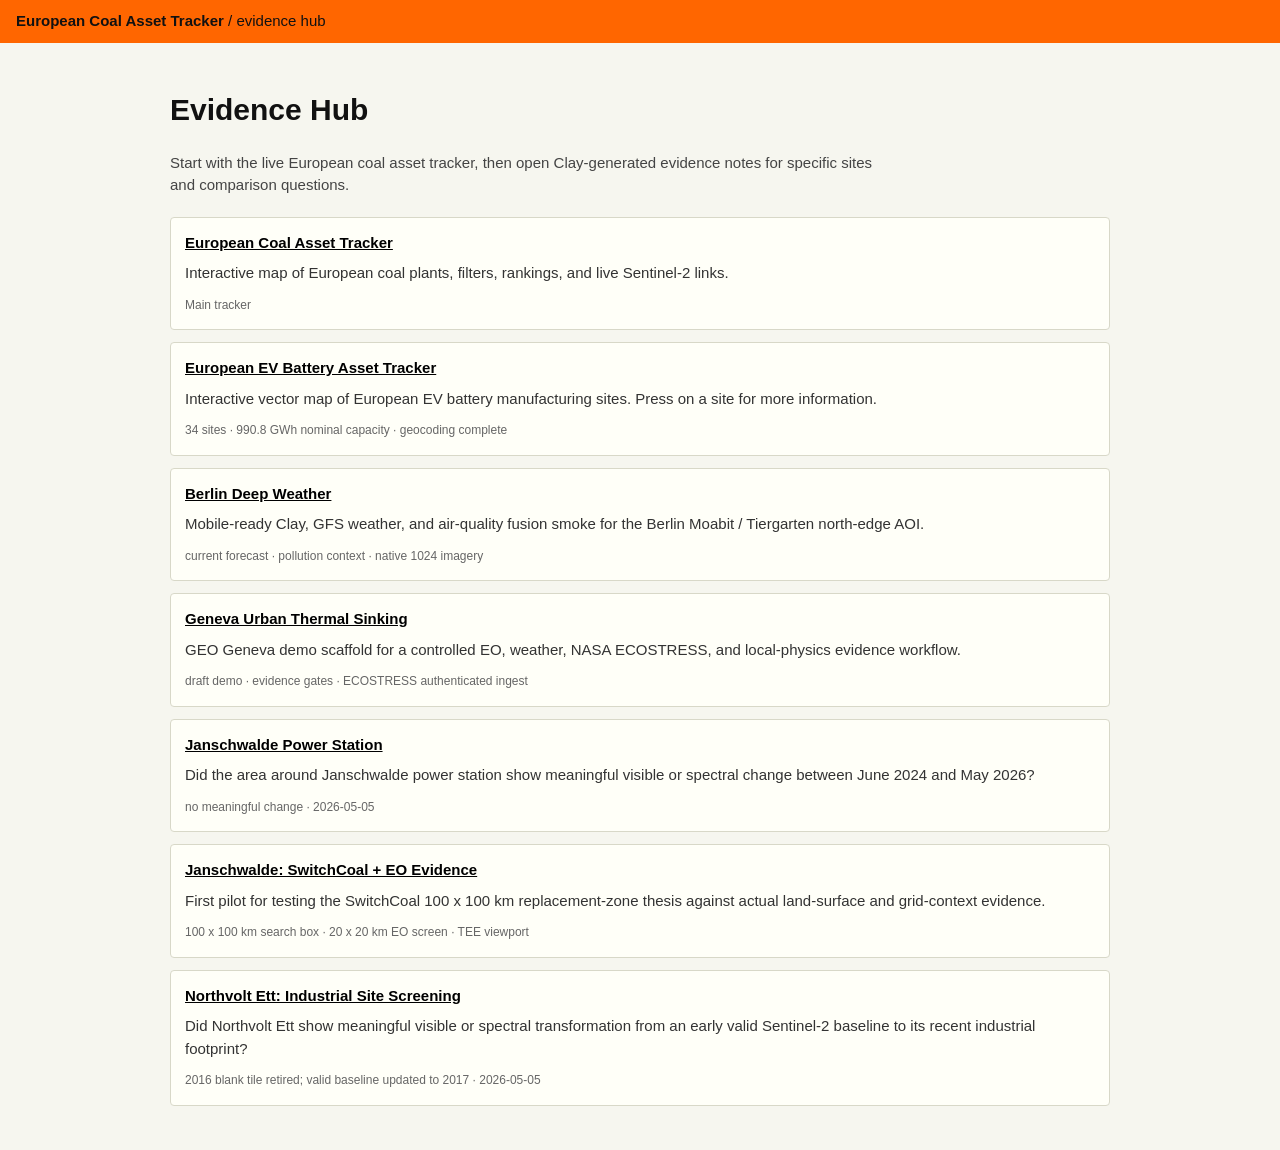
<file: reports/index.html>
<!doctype html>
<html lang="en">
<head>
<meta charset="utf-8">
<meta name="viewport" content="width=device-width,initial-scale=1">
<title>Clay Evidence Reports</title>
<style>
body{margin:0;background:#f6f6ef;color:#111;font:15px/1.5 Verdana,Geneva,sans-serif}
header{background:#ff6600;padding:10px 16px}
main{max-width:940px;margin:0 auto;padding:24px 16px 44px}
a{color:#000;font-weight:bold}
.lede{max-width:720px;color:#444}
.grid{display:grid;grid-template-columns:1fr;gap:12px;margin-top:20px}
.card{background:#fffff8;border:1px solid #d8d8c8;border-radius:4px;padding:14px}
.card p{margin:8px 0;color:#333}
.card span{color:#666;font-size:12px}
</style>
</head>
<body>
<header><b>European Coal Asset Tracker</b> / evidence hub</header>
<main>
  <h1>Evidence Hub</h1>
  <p class="lede">Start with the live European coal asset tracker, then open Clay-generated evidence notes for specific sites and comparison questions.</p>
  <div class="grid">
    <article class="card">
      <a href="../">European Coal Asset Tracker</a>
      <p>Interactive map of European coal plants, filters, rankings, and live Sentinel-2 links.</p>
      <span>Main tracker</span>
    </article>
    <article class="card">
      <a href="ev-battery-europe/">European EV Battery Asset Tracker</a>
      <p>Interactive vector map of European EV battery manufacturing sites. Press on a site for more information.</p>
      <span>34 sites · 990.8 GWh nominal capacity · geocoding complete</span>
    </article>
    <article class="card">
      <a href="berlin-fusion/">Berlin Deep Weather</a>
      <p>Mobile-ready Clay, GFS weather, and air-quality fusion smoke for the Berlin Moabit / Tiergarten north-edge AOI.</p>
      <span>current forecast · pollution context · native 1024 imagery</span>
    </article>
    <article class="card">
      <a href="geneva-uts/">Geneva Urban Thermal Sinking</a>
      <p>GEO Geneva demo scaffold for a controlled EO, weather, NASA ECOSTRESS, and local-physics evidence workflow.</p>
      <span>draft demo · evidence gates · ECOSTRESS authenticated ingest</span>
    </article>
    <article class="card">
      <a href="janschwalde/">Janschwalde Power Station</a>
      <p>Did the area around Janschwalde power station show meaningful visible or spectral change between June 2024 and May 2026?</p>
      <span>no meaningful change · 2026-05-05</span>
    </article>
    <article class="card">
      <a href="janschwalde-switchcoal-eo/">Janschwalde: SwitchCoal + EO Evidence</a>
      <p>First pilot for testing the SwitchCoal 100 x 100 km replacement-zone thesis against actual land-surface and grid-context evidence.</p>
      <span>100 x 100 km search box · 20 x 20 km EO screen · TEE viewport</span>
    </article>
    <article class="card">
      <a href="northvolt-ett/">Northvolt Ett: Industrial Site Screening</a>
      <p>Did Northvolt Ett show meaningful visible or spectral transformation from an early valid Sentinel-2 baseline to its recent industrial footprint?</p>
      <span>2016 blank tile retired; valid baseline updated to 2017 · 2026-05-05</span>
    </article>
  </div>
</main>
</body>
</html>
</file>
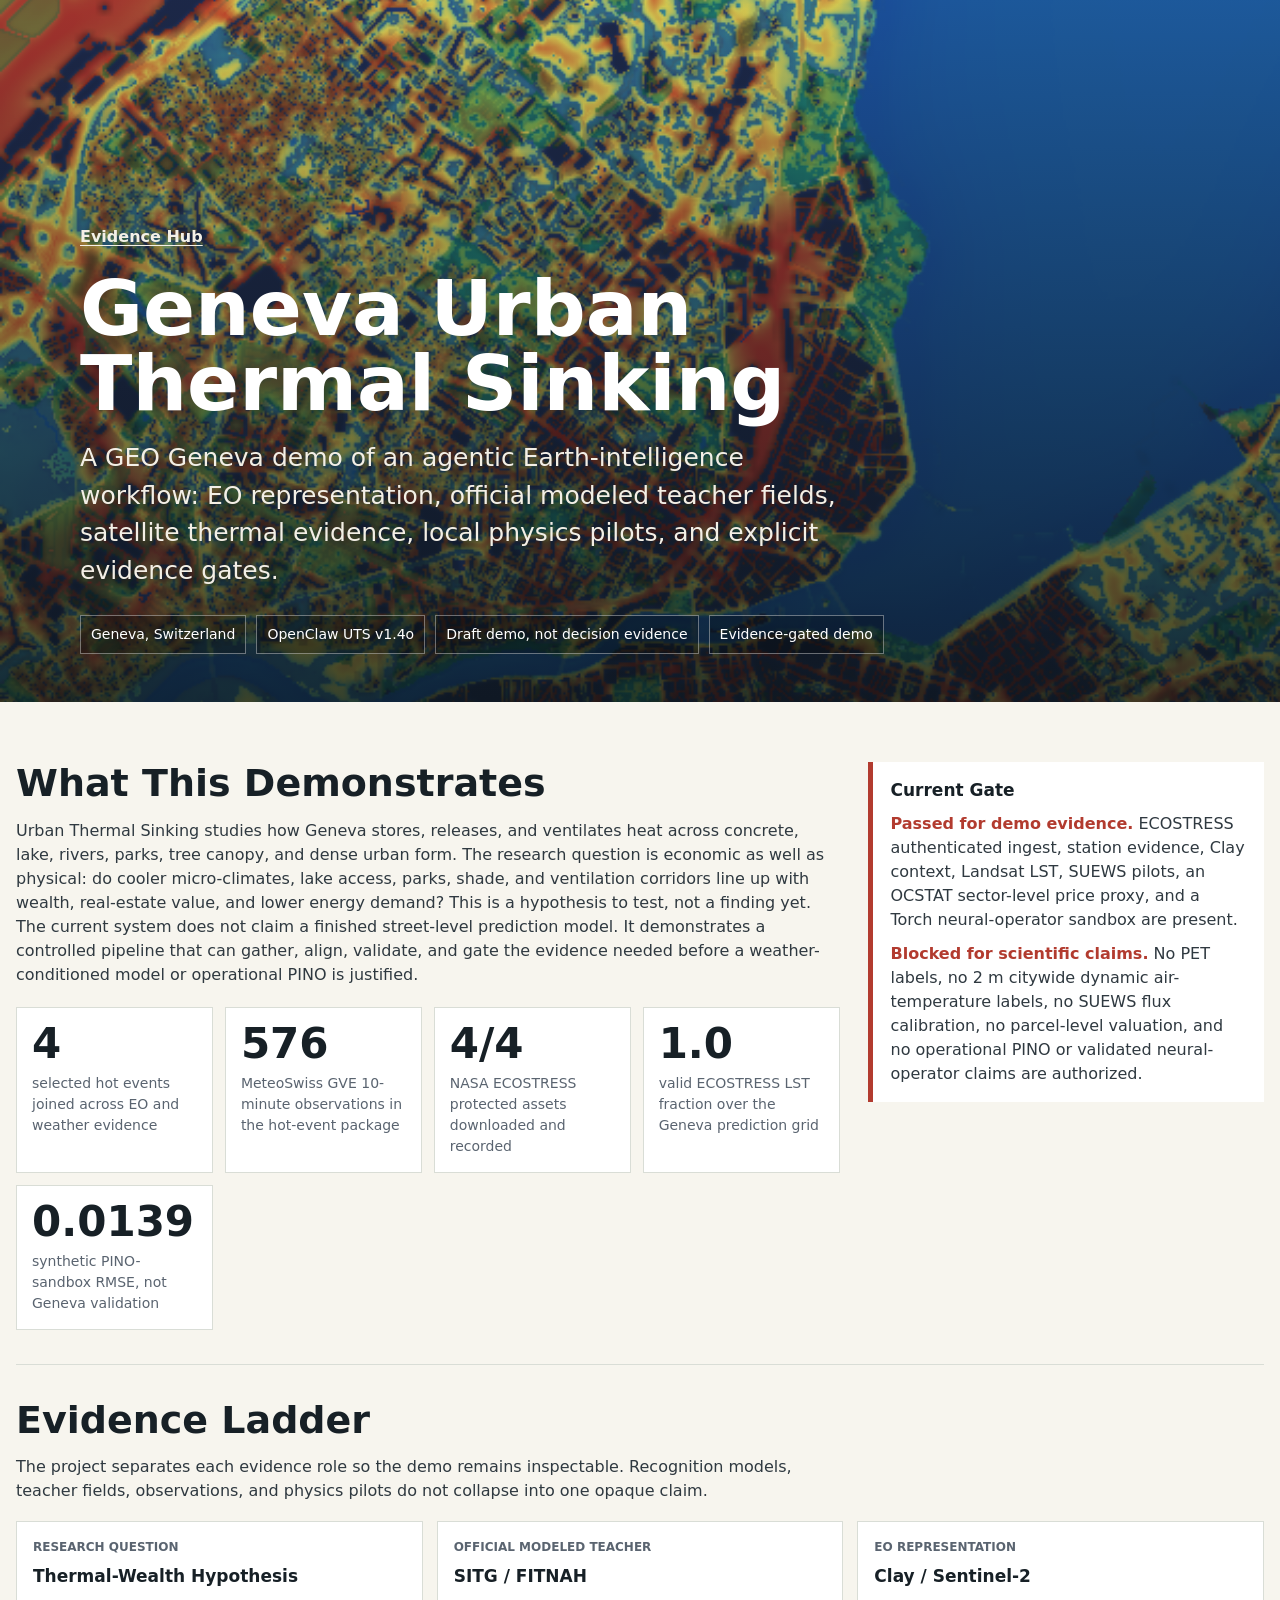
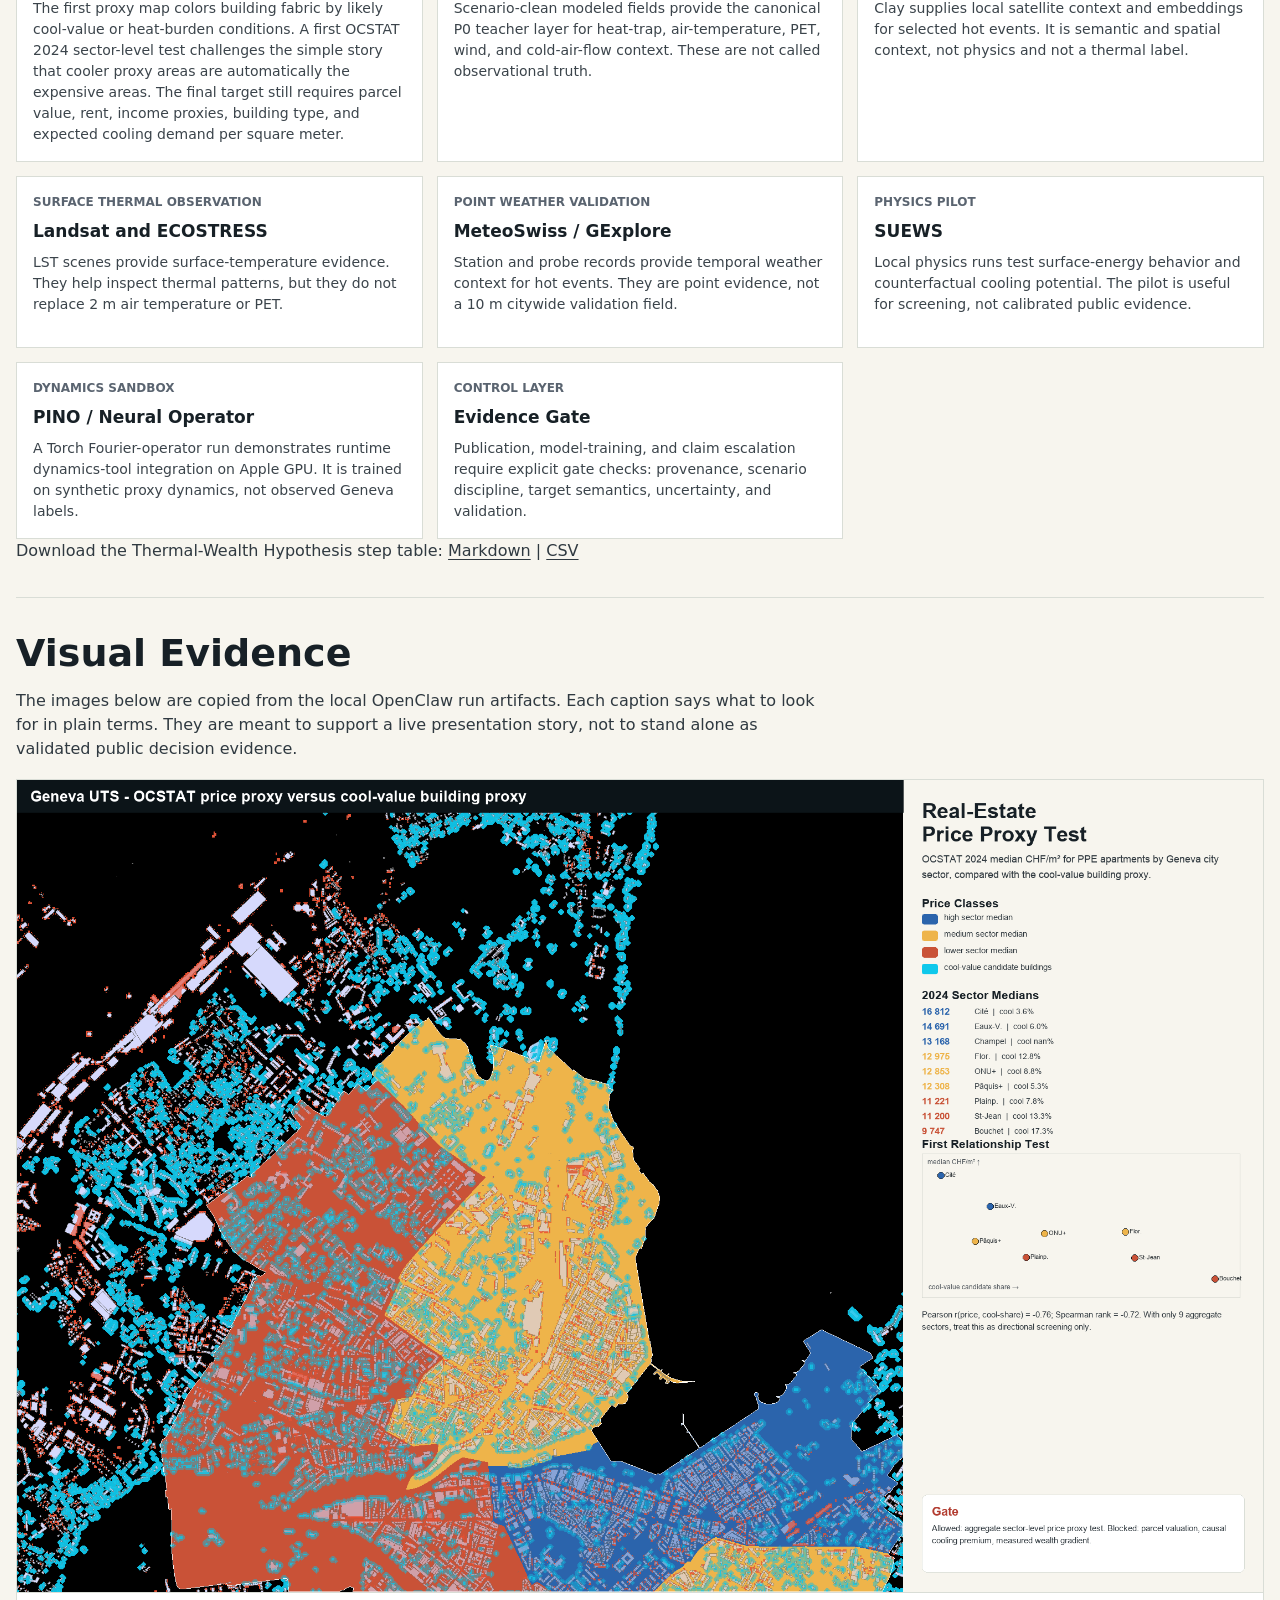
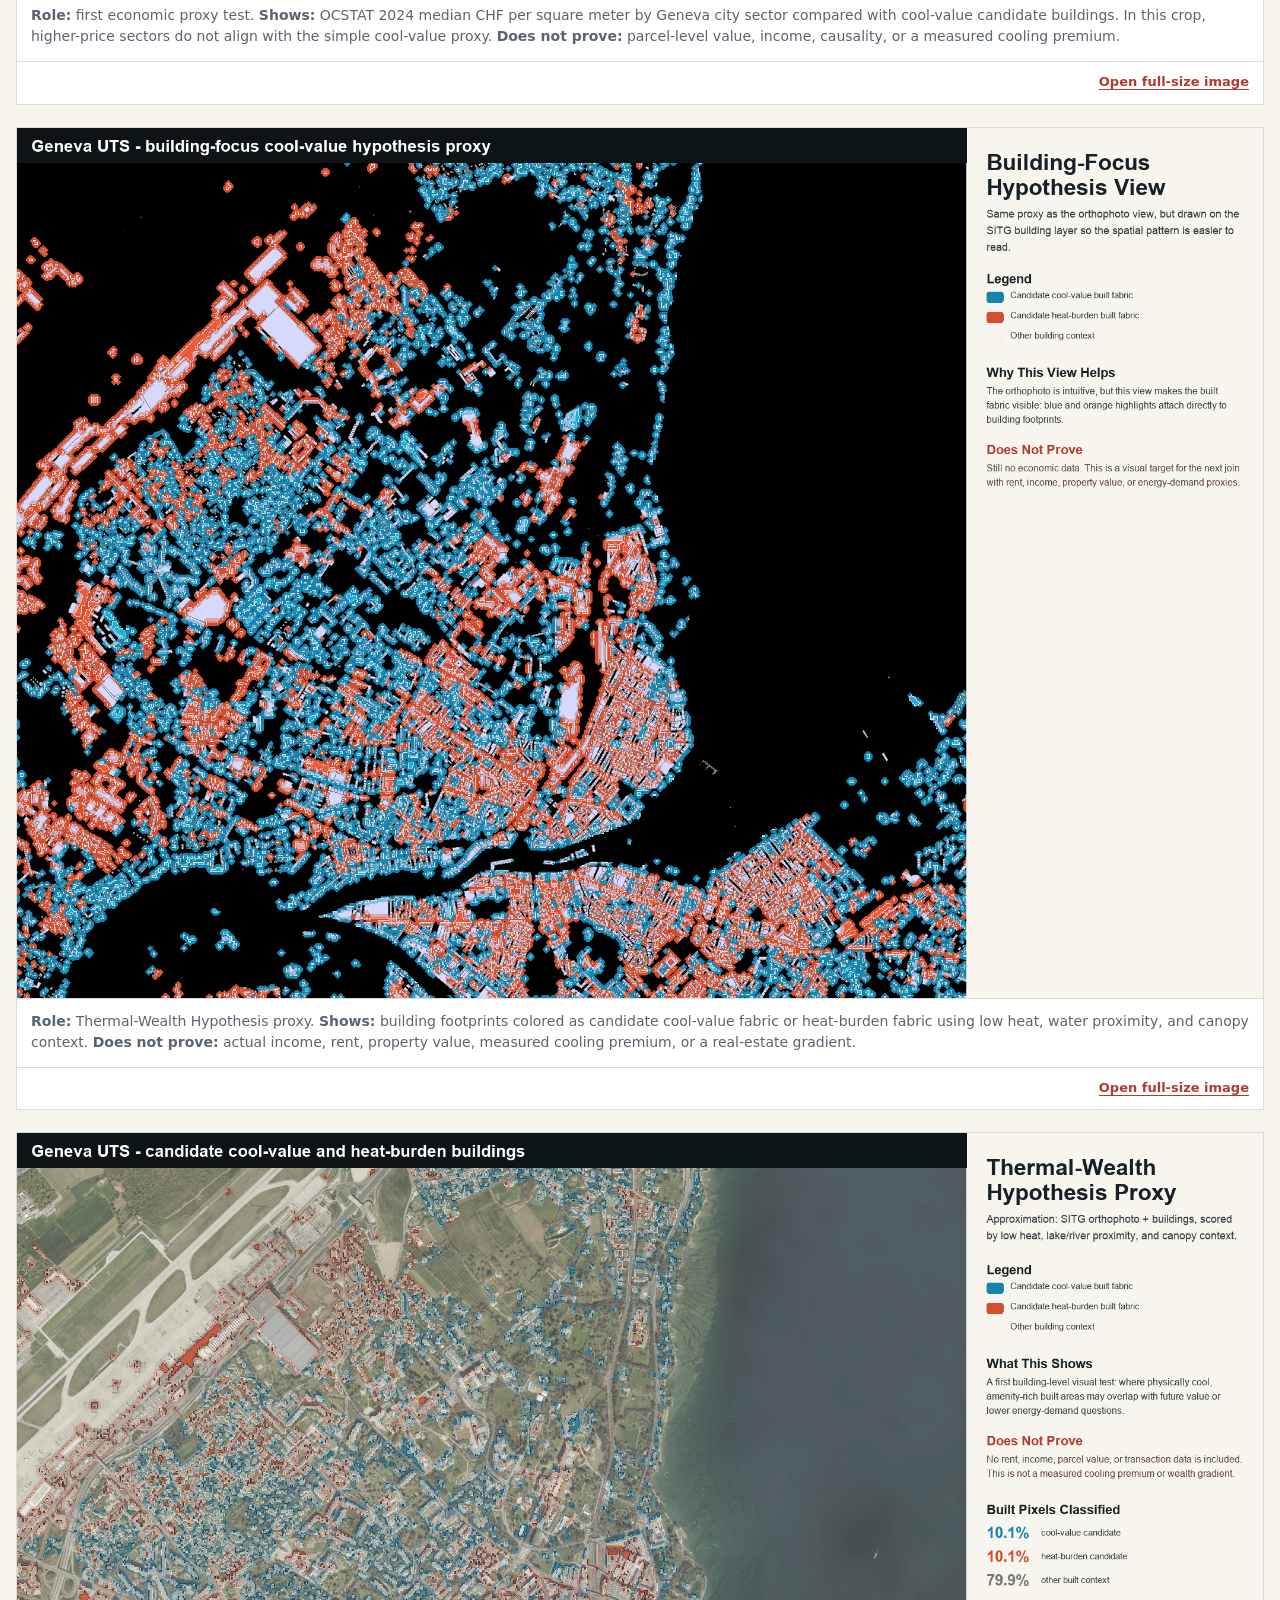
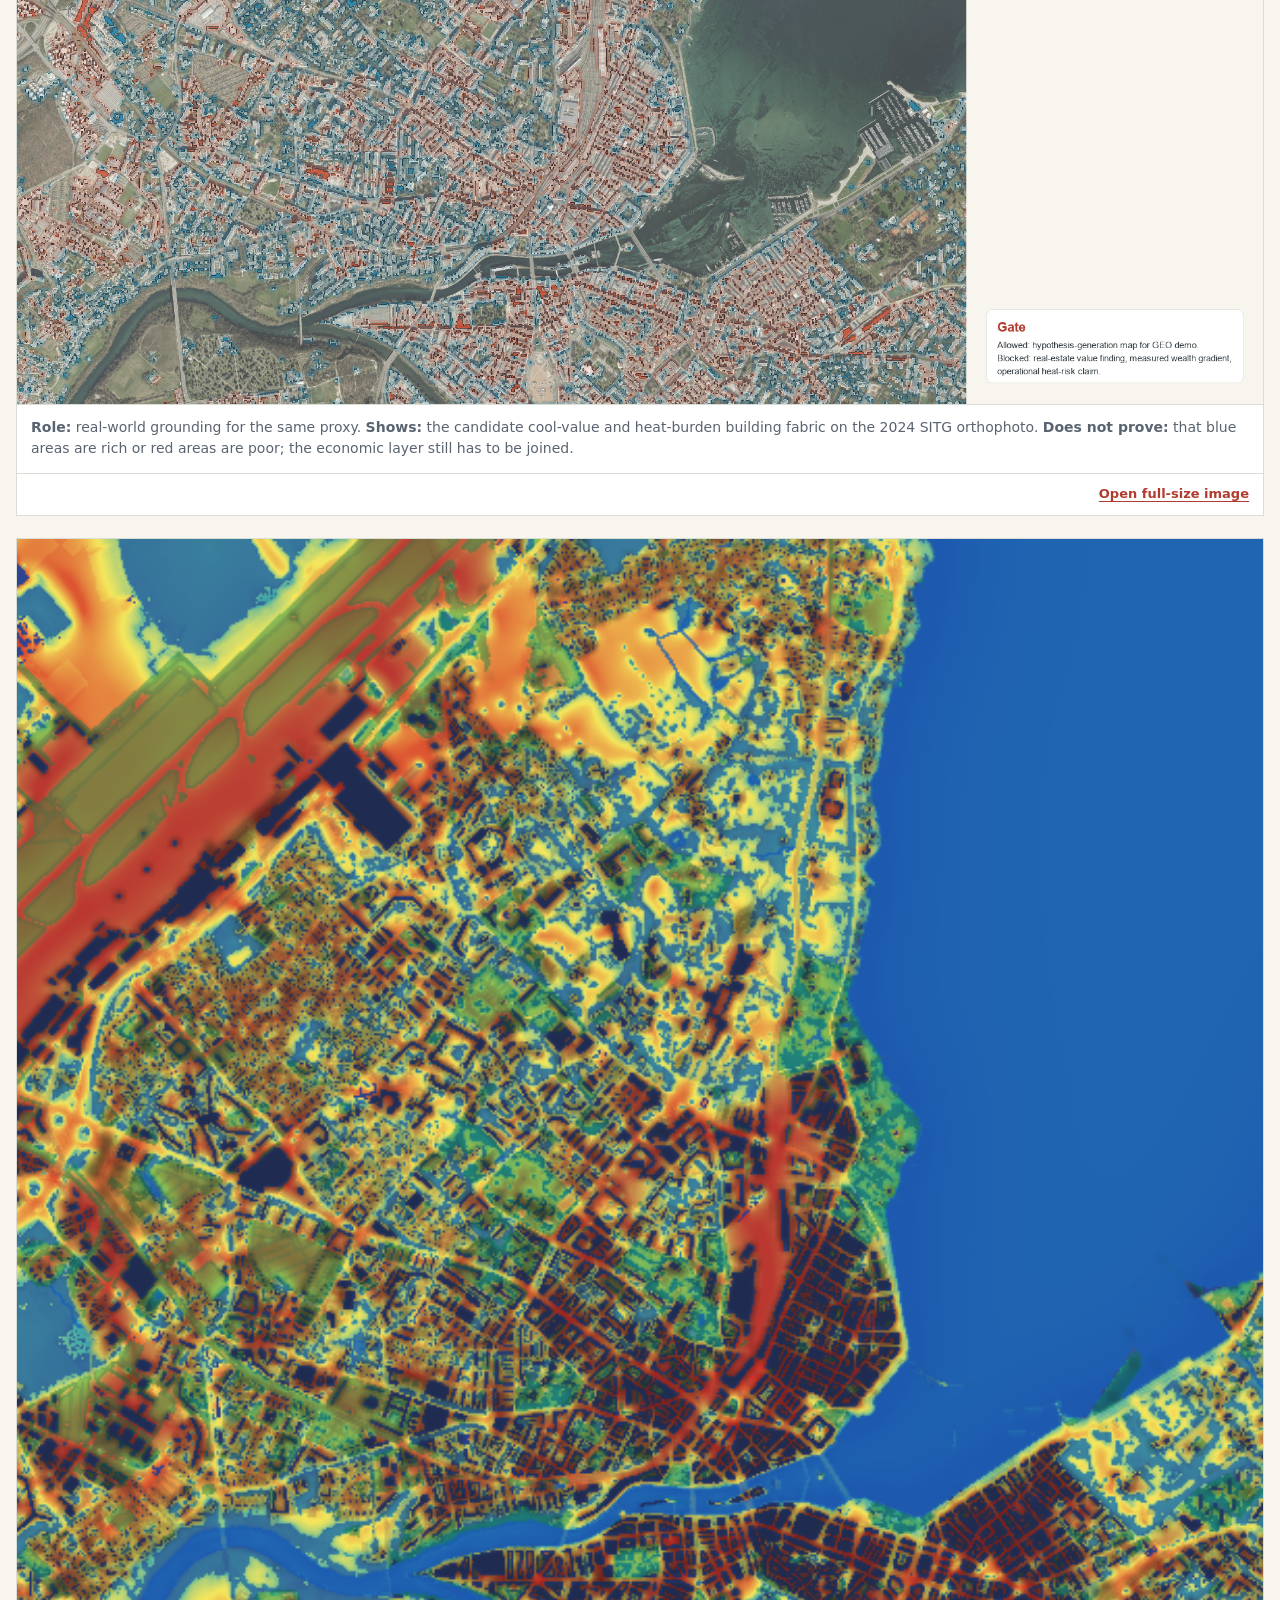
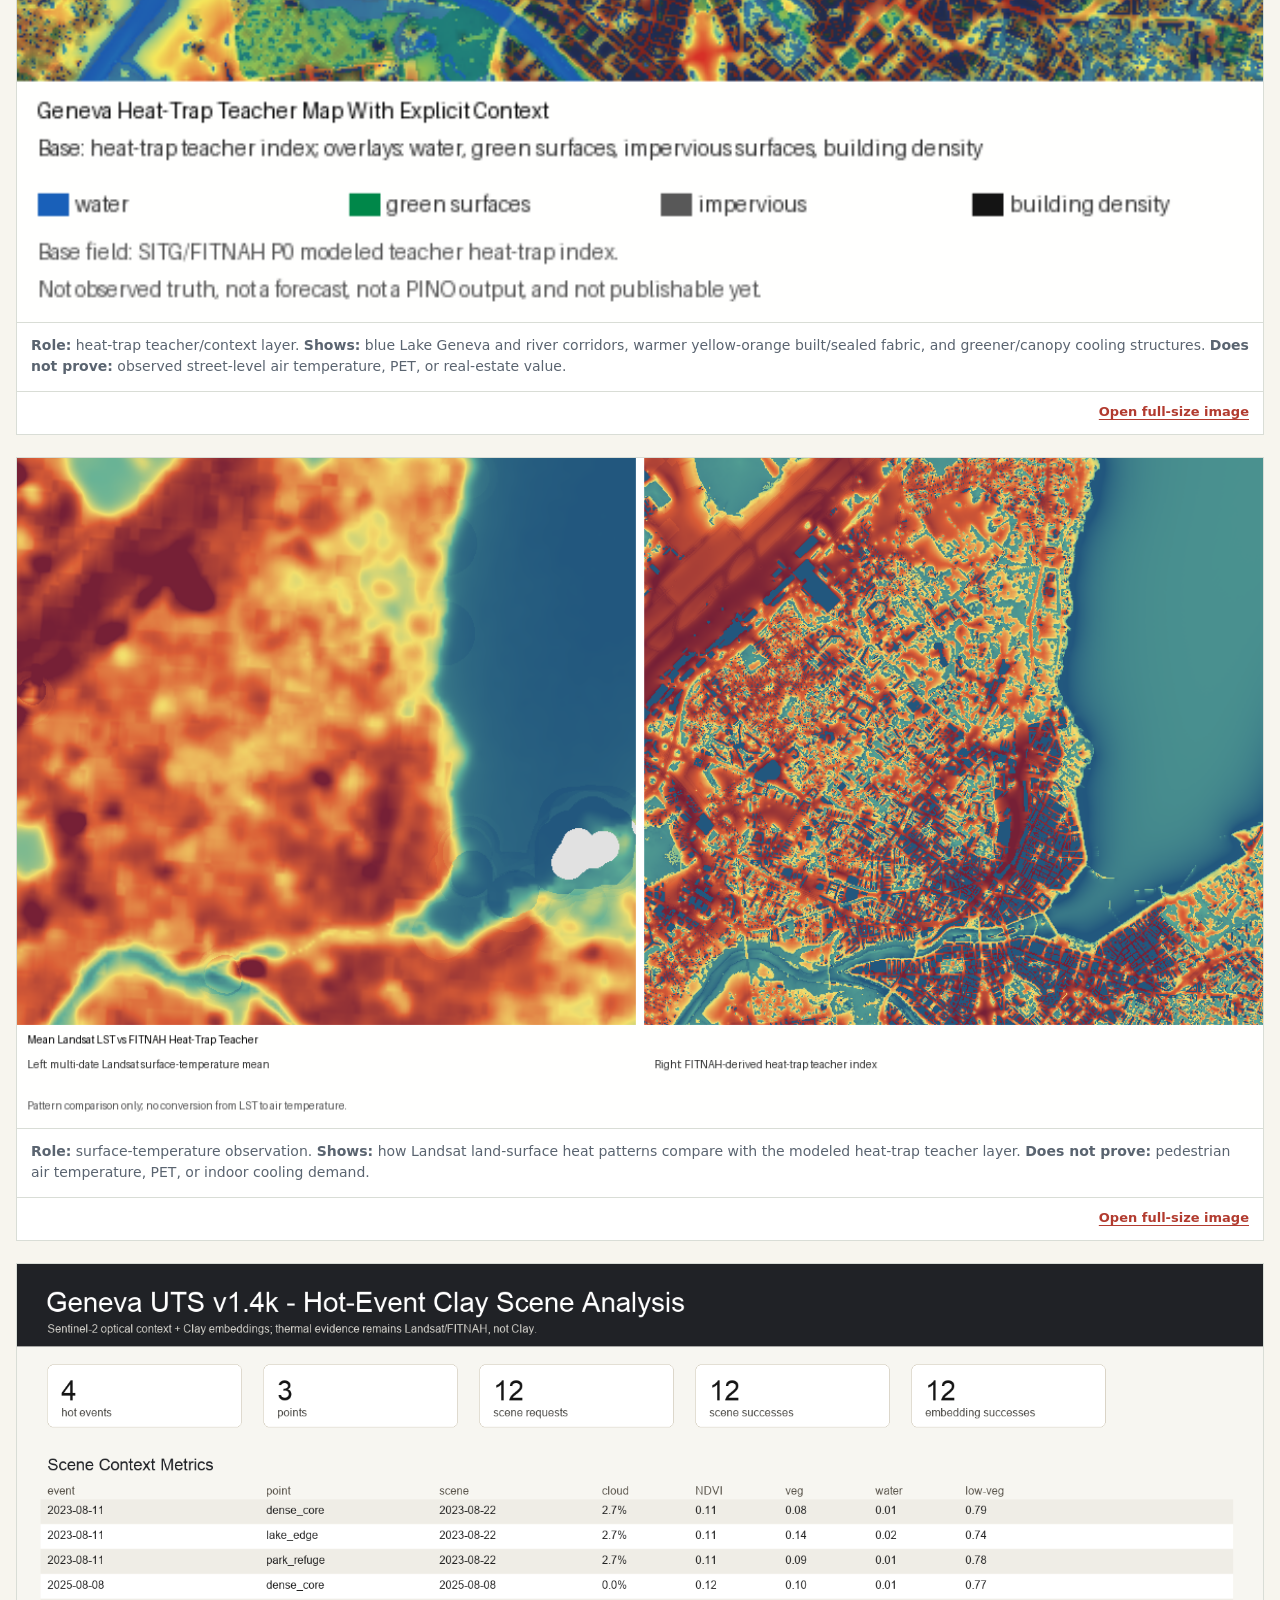
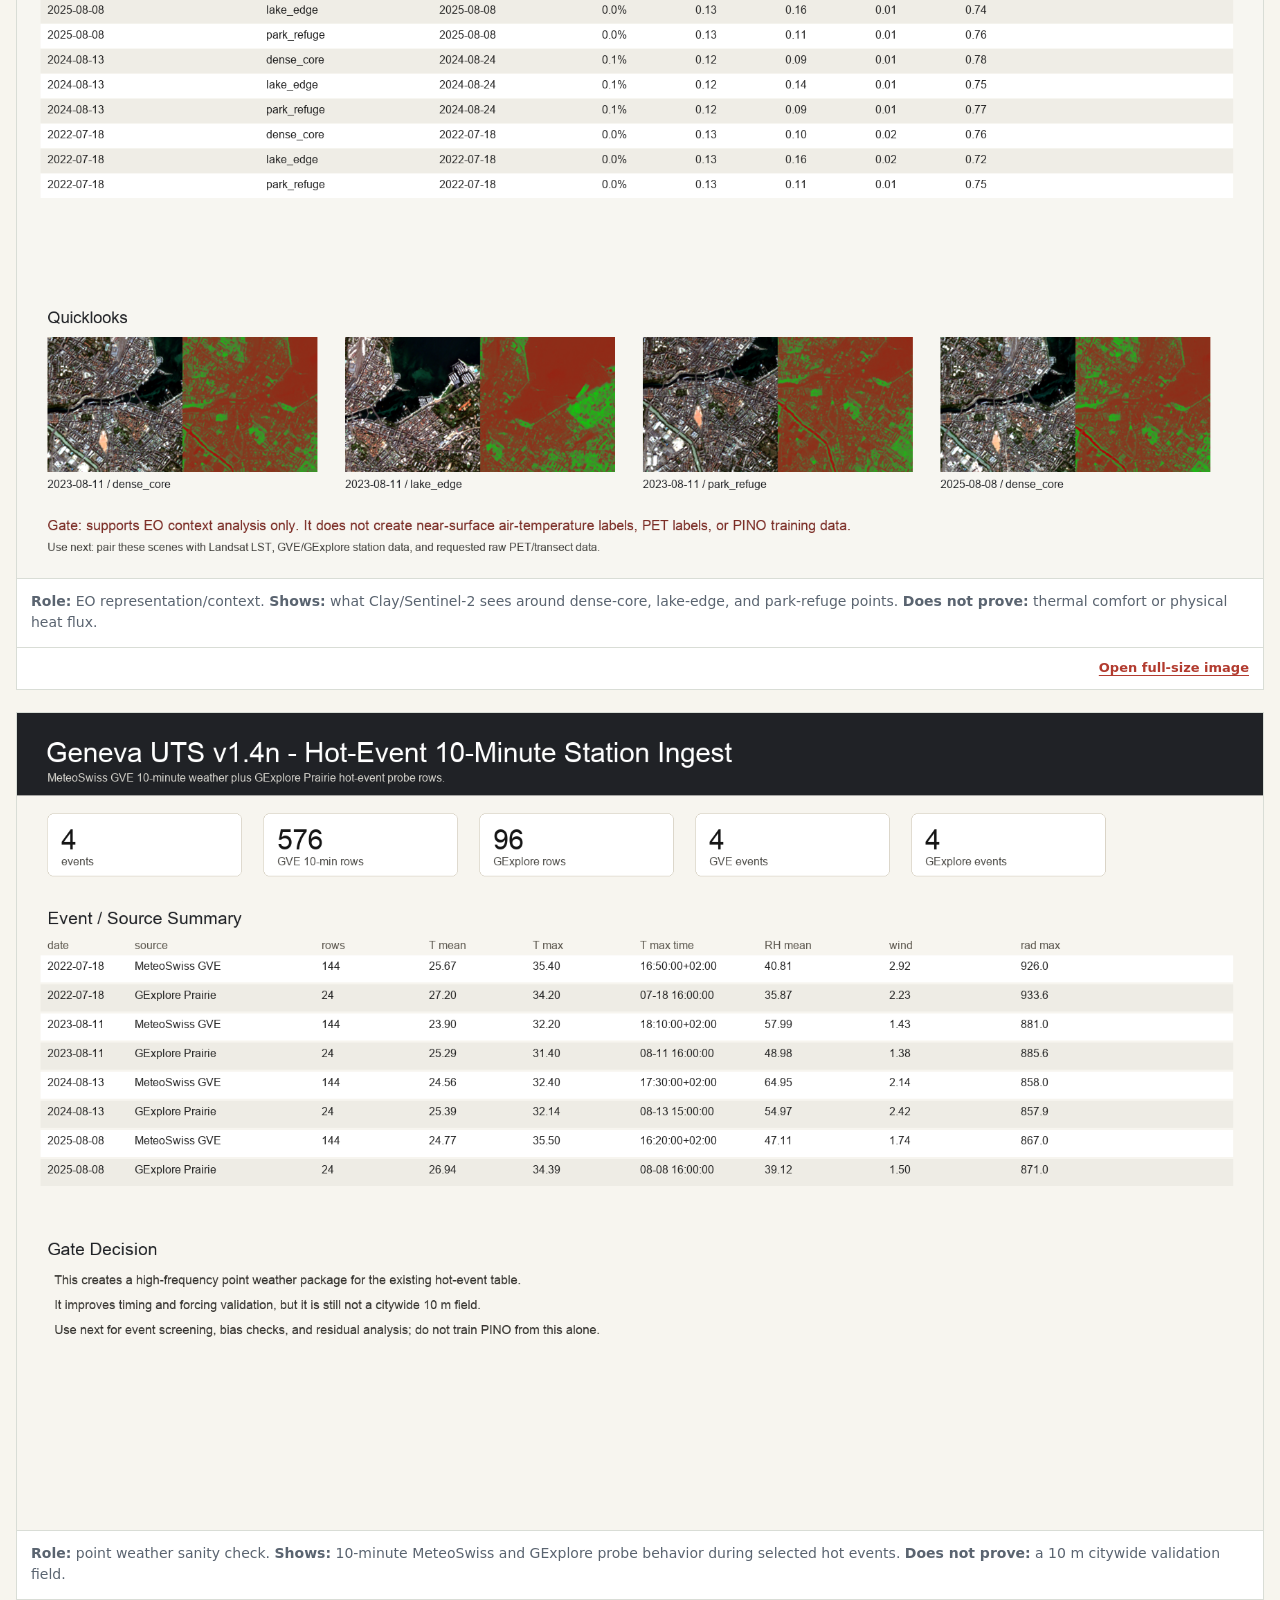
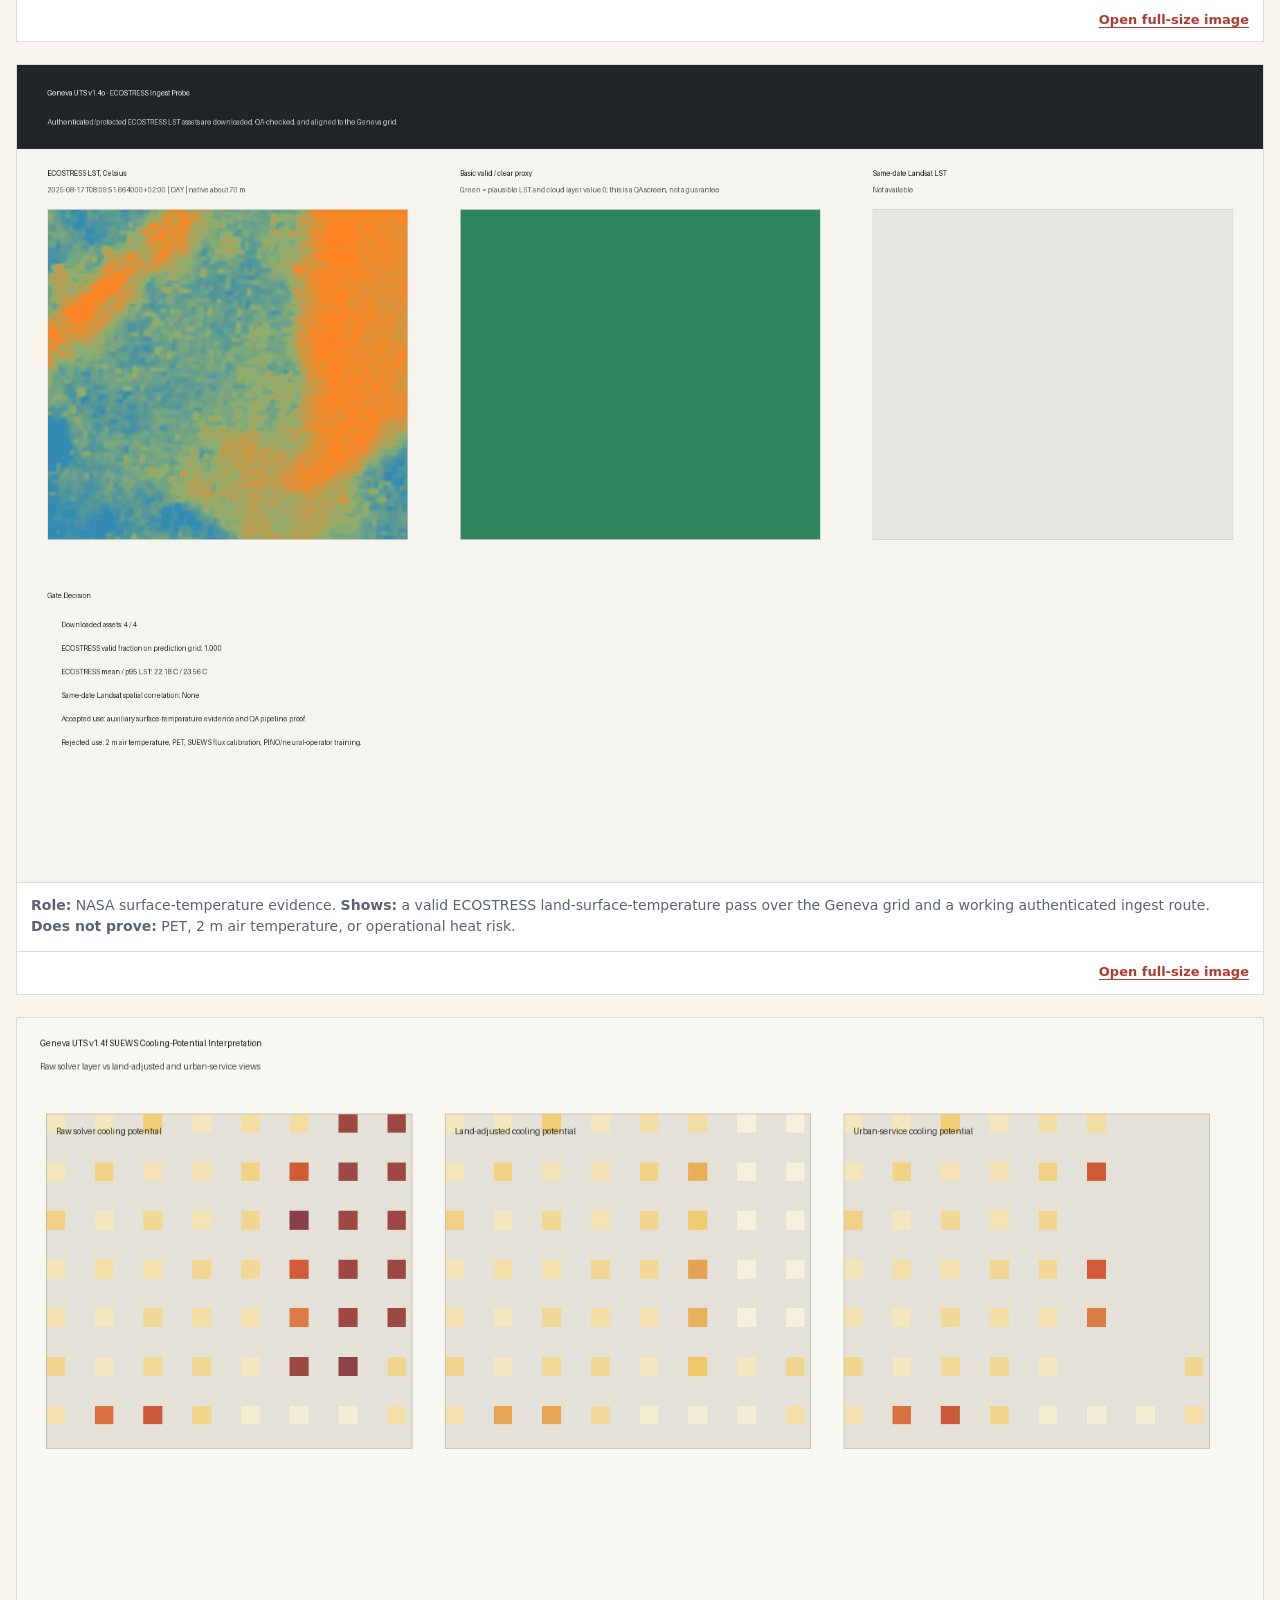
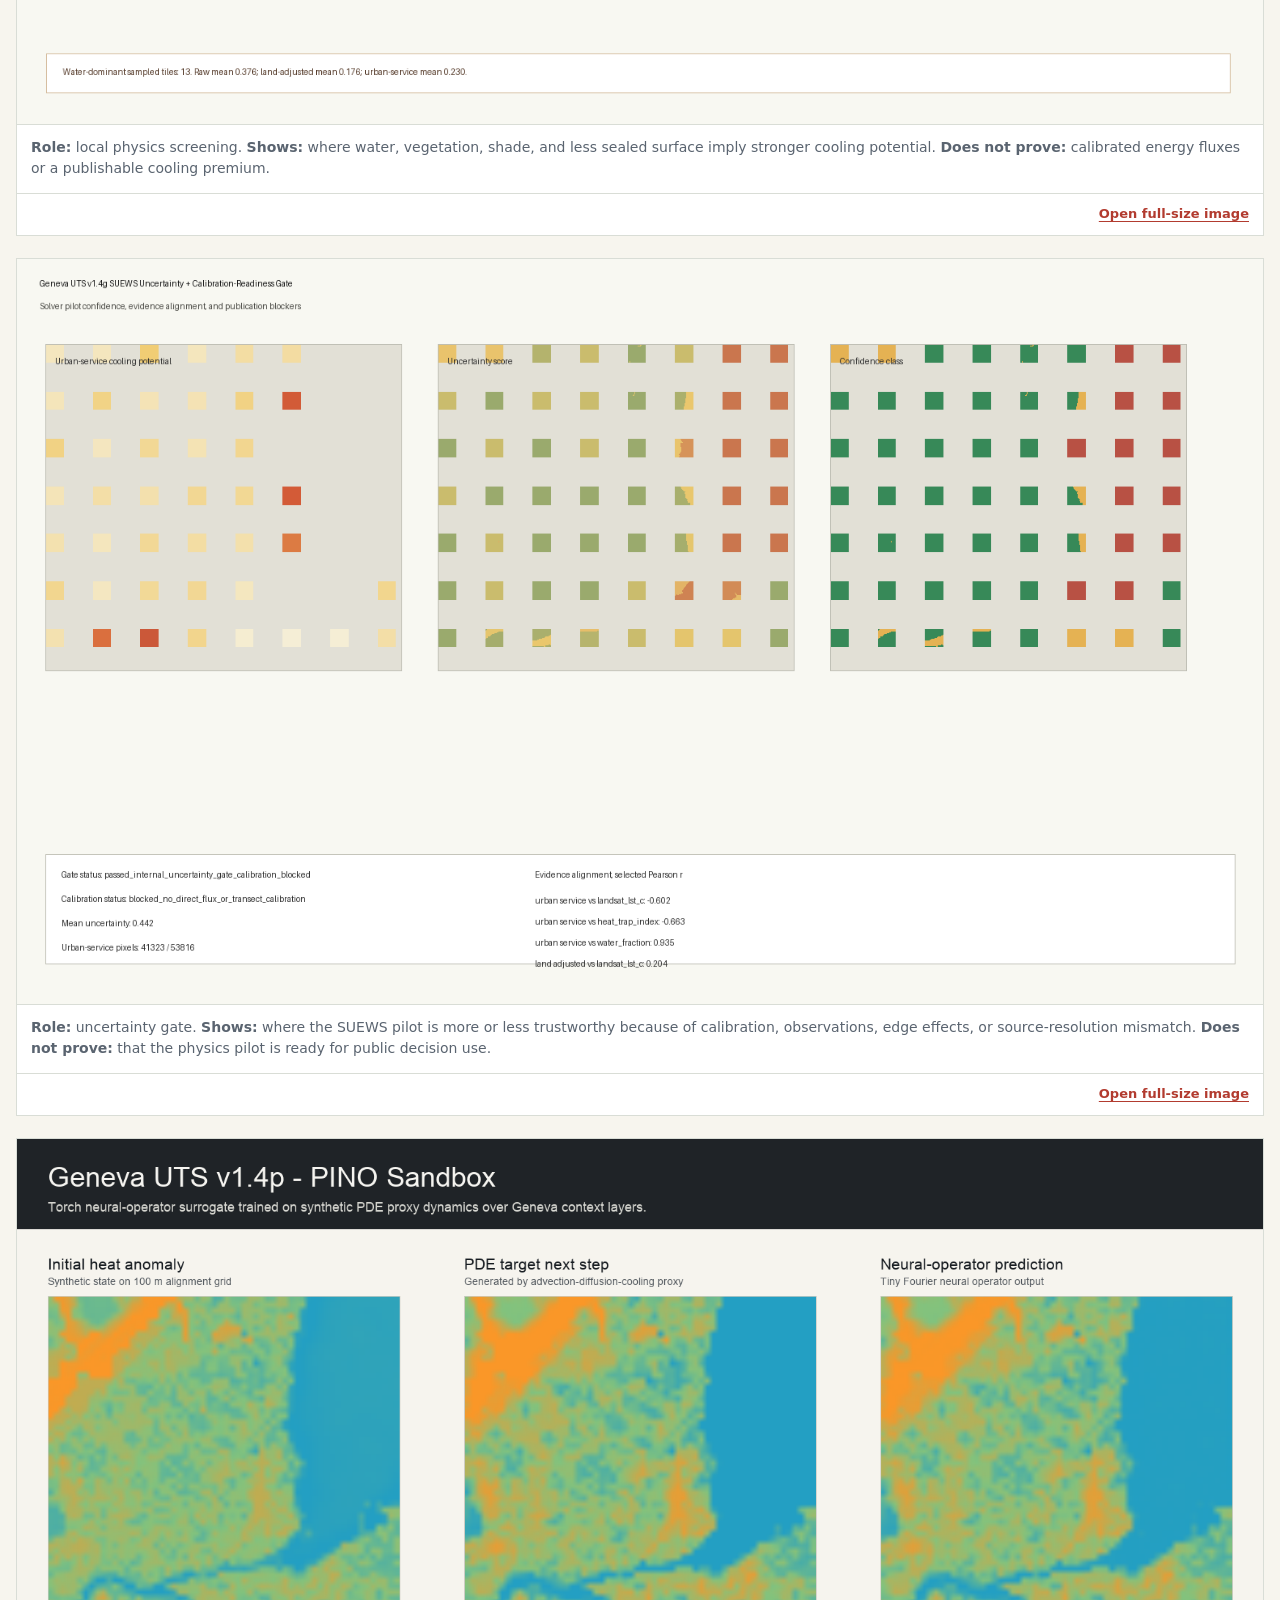
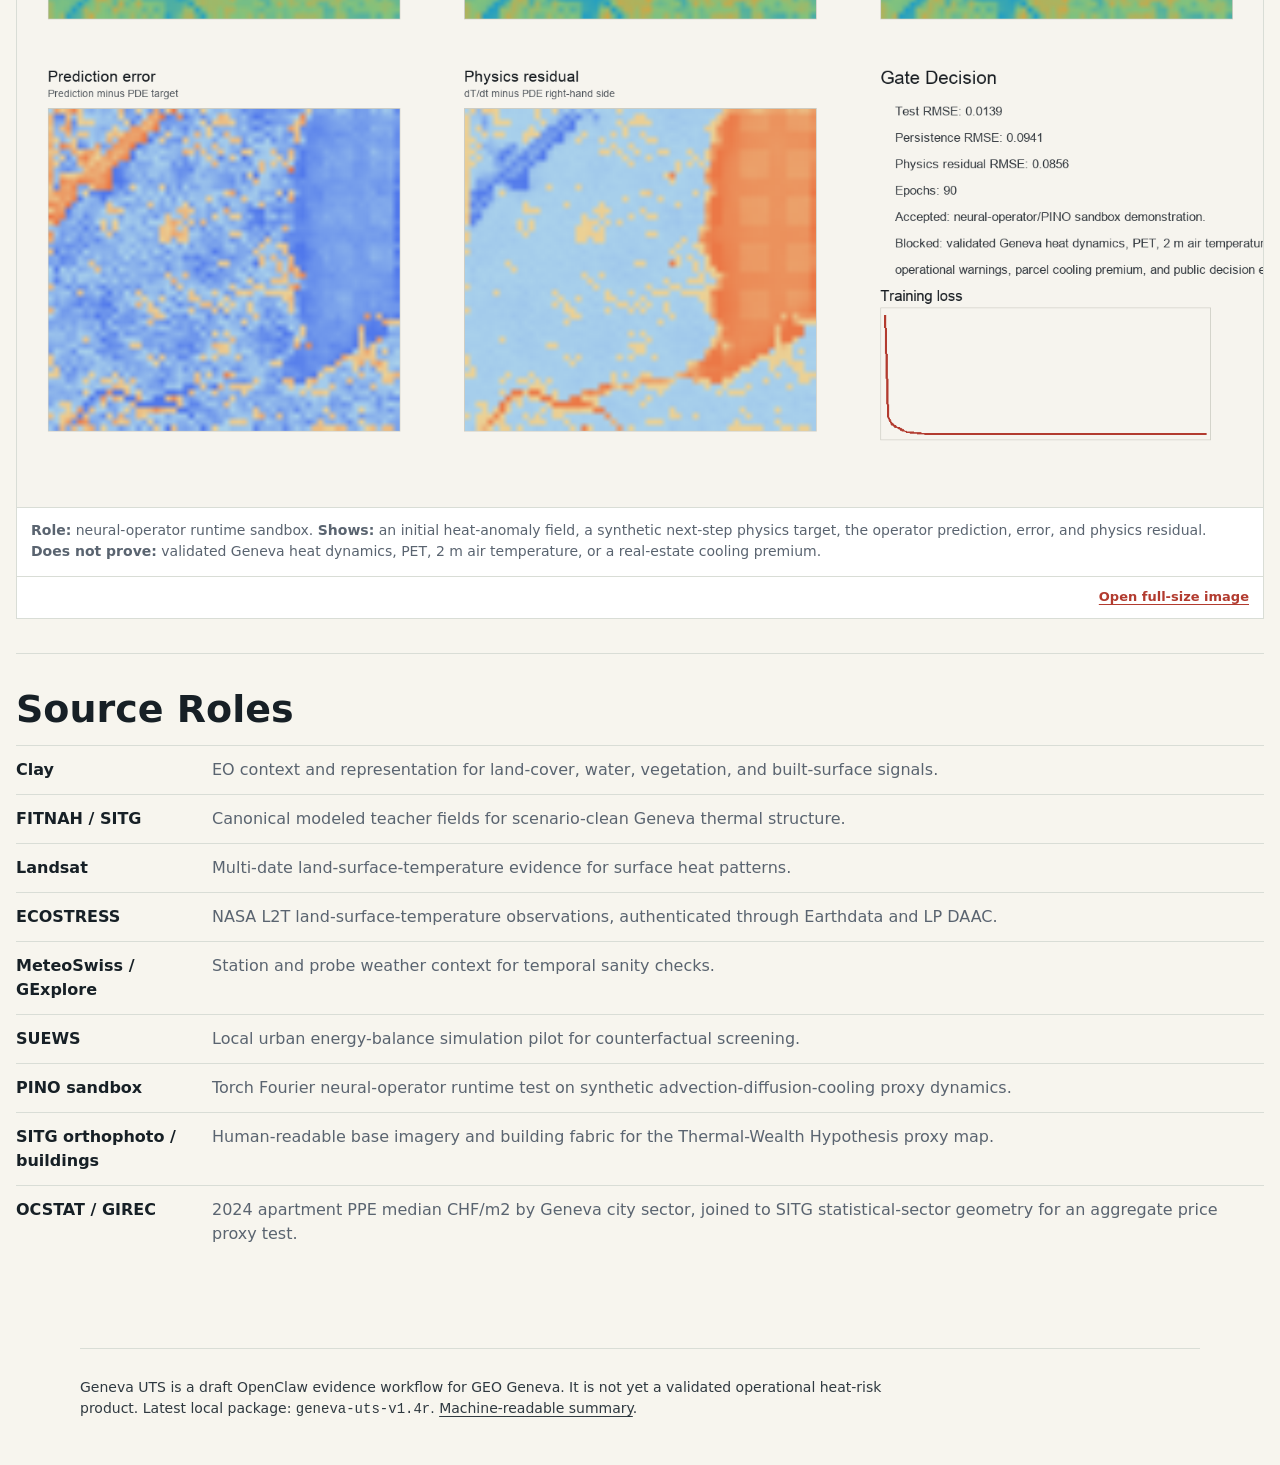
<file: reports/geneva-uts/index.html>
<!doctype html>
<html lang="en">
<head>
  <meta charset="utf-8">
  <meta name="viewport" content="width=device-width, initial-scale=1, viewport-fit=cover">
  <title>Geneva Urban Thermal Sinking</title>
  <meta name="description" content="A controlled Earth-observation and simulation evidence workflow for the GEO Geneva demo.">
  <link rel="canonical" href="https://tojdpg.github.io/european-coal-plants/reports/geneva-uts/">
  <meta property="og:type" content="website">
  <meta property="og:title" content="Geneva Urban Thermal Sinking">
  <meta property="og:description" content="A controlled EO and simulation evidence workflow for Geneva urban heat analysis.">
  <meta property="og:url" content="https://tojdpg.github.io/european-coal-plants/reports/geneva-uts/">
  <meta property="og:image" content="https://tojdpg.github.io/european-coal-plants/reports/geneva-uts/geneva-heat-trap-context.png">
  <meta name="twitter:card" content="summary_large_image">
  <style>
    :root {
      color-scheme: light;
      --ink: #172026;
      --muted: #5a6470;
      --line: #d9ddd6;
      --paper: #f7f5ee;
      --surface: #ffffff;
      --accent: #b23b2f;
      --lake: #266b86;
      --canopy: #2f7a4f;
      --sun: #d88a24;
      font-family: Inter, ui-sans-serif, system-ui, -apple-system, BlinkMacSystemFont, "Segoe UI", sans-serif;
      background: var(--paper);
      color: var(--ink);
    }
    * { box-sizing: border-box; }
    html, body { margin: 0; max-width: 100%; overflow-x: hidden; }
    body { line-height: 1.5; }
    a { color: inherit; text-decoration-thickness: 1px; text-underline-offset: 3px; }
    img { display: block; max-width: 100%; height: auto; background: #ebe8df; }
    .hero {
      min-height: min(78vh, 760px);
      display: grid;
      align-items: end;
      position: relative;
      overflow: hidden;
      background-image: linear-gradient(rgba(10, 18, 22, 0.15), rgba(10, 18, 22, 0.76)), url("geneva-heat-trap-context.png");
      background-size: cover;
      background-position: center;
      color: #fff;
    }
    .hero-inner { width: min(1120px, calc(100% - 32px)); margin: 0 auto; padding: 24px 0 48px; }
    .hub-link { display: inline-flex; margin-bottom: 22px; color: #f4f0e7; font-weight: 700; }
    h1 { max-width: 980px; margin: 0; font-size: clamp(38px, 6vw, 82px); line-height: 0.98; letter-spacing: 0; }
    .dek { max-width: 780px; margin: 18px 0 0; font-size: clamp(18px, 2vw, 25px); color: #f3efe6; }
    .meta-strip {
      display: flex;
      flex-wrap: wrap;
      gap: 10px;
      margin-top: 26px;
      max-width: 1060px;
    }
    .meta-strip span {
      padding: 8px 10px;
      border: 1px solid rgba(255,255,255,0.38);
      background: rgba(0,0,0,0.24);
      font-size: 14px;
      color: #fff;
    }
    main { width: min(1120px, calc(100% - 32px)); margin: 0 auto; padding: 26px 0 56px; }
    main:has(.gallery) { width: min(1320px, calc(100% - 32px)); }
    section { padding: 34px 0; border-top: 1px solid var(--line); }
    section:first-child { border-top: 0; }
    h2 { margin: 0 0 14px; font-size: clamp(24px, 3vw, 38px); line-height: 1.12; letter-spacing: 0; }
    h3 { margin: 0 0 8px; font-size: 17px; letter-spacing: 0; }
    p { margin: 0; max-width: 820px; color: #2f3940; }
    p + p { margin-top: 10px; }
    .lead-grid {
      display: grid;
      grid-template-columns: minmax(0, 1.35fr) minmax(280px, 0.65fr);
      gap: 28px;
      align-items: start;
    }
    .status-box {
      border-left: 5px solid var(--accent);
      background: var(--surface);
      padding: 16px 18px;
    }
    .status-box strong { color: var(--accent); }
    .metrics {
      display: grid;
      grid-template-columns: repeat(4, minmax(0, 1fr));
      gap: 12px;
      margin-top: 20px;
    }
    .metric {
      background: var(--surface);
      border: 1px solid var(--line);
      padding: 15px;
      min-height: 112px;
    }
    .metric b { display: block; font-size: clamp(27px, 4vw, 42px); line-height: 1; color: var(--ink); }
    .metric span { display: block; margin-top: 8px; color: var(--muted); font-size: 14px; }
    .ladder {
      display: grid;
      grid-template-columns: repeat(3, minmax(0, 1fr));
      gap: 14px;
      margin-top: 18px;
    }
    .step {
      background: var(--surface);
      border: 1px solid var(--line);
      padding: 16px;
      min-height: 172px;
    }
    .step small { display: block; margin-bottom: 8px; color: var(--muted); font-weight: 700; text-transform: uppercase; font-size: 12px; }
    .step p { font-size: 14px; color: #3b444b; }
    .gallery {
      display: grid;
      grid-template-columns: 1fr;
      gap: 22px;
      margin-top: 18px;
    }
    figure { margin: 0; background: var(--surface); border: 1px solid var(--line); }
    figure img { width: 100%; border-bottom: 1px solid var(--line); }
    figcaption { padding: 12px 14px 14px; color: var(--muted); font-size: 14px; }
    .wide { grid-column: 1 / -1; }
    .image-link {
      display: block;
      background: #ebe8df;
      cursor: zoom-in;
    }
    .image-action {
      display: flex;
      justify-content: flex-end;
      border-top: 1px solid var(--line);
      padding: 10px 14px 12px;
    }
    .image-action a {
      font-size: 13px;
      font-weight: 700;
      color: var(--accent);
    }
    .gate-list {
      display: grid;
      grid-template-columns: repeat(2, minmax(0, 1fr));
      gap: 16px;
      margin-top: 18px;
    }
    .gate {
      background: var(--surface);
      border: 1px solid var(--line);
      padding: 17px;
    }
    .gate.pass { border-top: 5px solid var(--canopy); }
    .gate.block { border-top: 5px solid var(--accent); }
    ul { margin: 10px 0 0; padding-left: 20px; color: #344049; }
    li + li { margin-top: 6px; }
    .source-row {
      display: grid;
      grid-template-columns: 180px minmax(0, 1fr);
      gap: 16px;
      padding: 12px 0;
      border-top: 1px solid var(--line);
    }
    .source-row:first-child { border-top: 0; }
    .source-row b { color: var(--ink); }
    .source-row span { color: var(--muted); }
    footer { width: min(1120px, calc(100% - 32px)); margin: 0 auto; padding: 28px 0 46px; border-top: 1px solid var(--line); color: var(--muted); font-size: 14px; }
    @media (max-width: 820px) {
      .hero { min-height: 680px; }
      .lead-grid, .ladder, .gallery, .gate-list, .metrics { grid-template-columns: 1fr; }
      .source-row { grid-template-columns: 1fr; gap: 4px; }
      .wide { grid-column: auto; }
    }
  </style>
</head>
<body>
  <header class="hero">
    <div class="hero-inner">
      <a class="hub-link" href="../">Evidence Hub</a>
      <h1>Geneva Urban Thermal Sinking</h1>
      <p class="dek">A GEO Geneva demo of an agentic Earth-intelligence workflow: EO representation, official modeled teacher fields, satellite thermal evidence, local physics pilots, and explicit evidence gates.</p>
      <div class="meta-strip" aria-label="project metadata">
        <span>Geneva, Switzerland</span>
        <span>OpenClaw UTS v1.4o</span>
        <span>Draft demo, not decision evidence</span>
        <span>Evidence-gated demo</span>
      </div>
    </div>
  </header>

  <main>
    <section>
      <div class="lead-grid">
        <div>
          <h2>What This Demonstrates</h2>
          <p>Urban Thermal Sinking studies how Geneva stores, releases, and ventilates heat across concrete, lake, rivers, parks, tree canopy, and dense urban form. The research question is economic as well as physical: do cooler micro-climates, lake access, parks, shade, and ventilation corridors line up with wealth, real-estate value, and lower energy demand? This is a hypothesis to test, not a finding yet. The current system does not claim a finished street-level prediction model. It demonstrates a controlled pipeline that can gather, align, validate, and gate the evidence needed before a weather-conditioned model or operational PINO is justified.</p>
          <div class="metrics">
            <div class="metric"><b>4</b><span>selected hot events joined across EO and weather evidence</span></div>
            <div class="metric"><b>576</b><span>MeteoSwiss GVE 10-minute observations in the hot-event package</span></div>
            <div class="metric"><b>4/4</b><span>NASA ECOSTRESS protected assets downloaded and recorded</span></div>
            <div class="metric"><b>1.0</b><span>valid ECOSTRESS LST fraction over the Geneva prediction grid</span></div>
            <div class="metric"><b>0.0139</b><span>synthetic PINO-sandbox RMSE, not Geneva validation</span></div>
          </div>
        </div>
        <aside class="status-box">
          <h3>Current Gate</h3>
          <p><strong>Passed for demo evidence.</strong> ECOSTRESS authenticated ingest, station evidence, Clay context, Landsat LST, SUEWS pilots, an OCSTAT sector-level price proxy, and a Torch neural-operator sandbox are present.</p>
          <p><strong>Blocked for scientific claims.</strong> No PET labels, no 2 m citywide dynamic air-temperature labels, no SUEWS flux calibration, no parcel-level valuation, and no operational PINO or validated neural-operator claims are authorized.</p>
        </aside>
      </div>
    </section>

    <section>
      <h2>Evidence Ladder</h2>
      <p>The project separates each evidence role so the demo remains inspectable. Recognition models, teacher fields, observations, and physics pilots do not collapse into one opaque claim.</p>
      <div class="ladder">
        <article class="step">
          <small>Research question</small>
          <h3>Thermal-Wealth Hypothesis</h3>
          <p>The first proxy map colors building fabric by likely cool-value or heat-burden conditions. A first OCSTAT 2024 sector-level test challenges the simple story that cooler proxy areas are automatically the expensive areas. The final target still requires parcel value, rent, income proxies, building type, and expected cooling demand per square meter.</p>
        </article>
        <article class="step">
          <small>Official modeled teacher</small>
          <h3>SITG / FITNAH</h3>
          <p>Scenario-clean modeled fields provide the canonical P0 teacher layer for heat-trap, air-temperature, PET, wind, and cold-air-flow context. These are not called observational truth.</p>
        </article>
        <article class="step">
          <small>EO representation</small>
          <h3>Clay / Sentinel-2</h3>
          <p>Clay supplies local satellite context and embeddings for selected hot events. It is semantic and spatial context, not physics and not a thermal label.</p>
        </article>
        <article class="step">
          <small>Surface thermal observation</small>
          <h3>Landsat and ECOSTRESS</h3>
          <p>LST scenes provide surface-temperature evidence. They help inspect thermal patterns, but they do not replace 2 m air temperature or PET.</p>
        </article>
        <article class="step">
          <small>Point weather validation</small>
          <h3>MeteoSwiss / GExplore</h3>
          <p>Station and probe records provide temporal weather context for hot events. They are point evidence, not a 10 m citywide validation field.</p>
        </article>
        <article class="step">
          <small>Physics pilot</small>
          <h3>SUEWS</h3>
          <p>Local physics runs test surface-energy behavior and counterfactual cooling potential. The pilot is useful for screening, not calibrated public evidence.</p>
        </article>
        <article class="step">
          <small>Dynamics sandbox</small>
          <h3>PINO / Neural Operator</h3>
          <p>A Torch Fourier-operator run demonstrates runtime dynamics-tool integration on Apple GPU. It is trained on synthetic proxy dynamics, not observed Geneva labels.</p>
        </article>
        <article class="step">
          <small>Control layer</small>
          <h3>Evidence Gate</h3>
          <p>Publication, model-training, and claim escalation require explicit gate checks: provenance, scenario discipline, target semantics, uncertainty, and validation.</p>
        </article>
      </div>
      <p class="download-row">
        Download the Thermal-Wealth Hypothesis step table:
        <a href="downloads/thermal-wealth-hypothesis-steps.md" download>Markdown</a>
        <span aria-hidden="true">|</span>
        <a href="downloads/thermal-wealth-hypothesis-steps.csv" download>CSV</a>
      </p>
    </section>

    <section>
      <h2>Visual Evidence</h2>
      <p>The images below are copied from the local OpenClaw run artifacts. Each caption says what to look for in plain terms. They are meant to support a live presentation story, not to stand alone as validated public decision evidence.</p>
      <div class="gallery">
        <figure class="wide">
          <a class="image-link" href="real-estate-price-proxy-vs-cool-value.png" target="_blank" rel="noopener" aria-label="Open full-size real-estate price proxy versus cool-value proxy">
            <img src="real-estate-price-proxy-vs-cool-value.png" alt="OCSTAT 2024 real-estate price proxy compared with cool-value candidate buildings" loading="lazy">
          </a>
          <figcaption><strong>Role:</strong> first economic proxy test. <strong>Shows:</strong> OCSTAT 2024 median CHF per square meter by Geneva city sector compared with cool-value candidate buildings. In this crop, higher-price sectors do not align with the simple cool-value proxy. <strong>Does not prove:</strong> parcel-level value, income, causality, or a measured cooling premium.</figcaption>
          <div class="image-action"><a href="real-estate-price-proxy-vs-cool-value.png" target="_blank" rel="noopener">Open full-size image</a></div>
        </figure>
        <figure class="wide">
          <a class="image-link" href="thermal-wealth-hypothesis-building-focus.png" target="_blank" rel="noopener" aria-label="Open full-size Thermal-Wealth building-focus hypothesis proxy">
            <img src="thermal-wealth-hypothesis-building-focus.png" alt="Building-focus Thermal-Wealth Hypothesis proxy over Geneva building fabric" loading="lazy">
          </a>
          <figcaption><strong>Role:</strong> Thermal-Wealth Hypothesis proxy. <strong>Shows:</strong> building footprints colored as candidate cool-value fabric or heat-burden fabric using low heat, water proximity, and canopy context. <strong>Does not prove:</strong> actual income, rent, property value, measured cooling premium, or a real-estate gradient.</figcaption>
          <div class="image-action"><a href="thermal-wealth-hypothesis-building-focus.png" target="_blank" rel="noopener">Open full-size image</a></div>
        </figure>
        <figure class="wide">
          <a class="image-link" href="thermal-wealth-hypothesis-orthophoto-buildings.png" target="_blank" rel="noopener" aria-label="Open full-size Thermal-Wealth orthophoto hypothesis proxy">
            <img src="thermal-wealth-hypothesis-orthophoto-buildings.png" alt="Orthophoto Thermal-Wealth Hypothesis proxy over Geneva building fabric" loading="lazy">
          </a>
          <figcaption><strong>Role:</strong> real-world grounding for the same proxy. <strong>Shows:</strong> the candidate cool-value and heat-burden building fabric on the 2024 SITG orthophoto. <strong>Does not prove:</strong> that blue areas are rich or red areas are poor; the economic layer still has to be joined.</figcaption>
          <div class="image-action"><a href="thermal-wealth-hypothesis-orthophoto-buildings.png" target="_blank" rel="noopener">Open full-size image</a></div>
        </figure>
        <figure class="wide">
          <a class="image-link" href="geneva-heat-trap-context.png" target="_blank" rel="noopener" aria-label="Open full-size heat-trap context image">
            <img src="geneva-heat-trap-context.png" alt="Geneva heat-trap teacher field with water, green, building, and impervious context" loading="lazy">
          </a>
          <figcaption><strong>Role:</strong> heat-trap teacher/context layer. <strong>Shows:</strong> blue Lake Geneva and river corridors, warmer yellow-orange built/sealed fabric, and greener/canopy cooling structures. <strong>Does not prove:</strong> observed street-level air temperature, PET, or real-estate value.</figcaption>
          <div class="image-action"><a href="geneva-heat-trap-context.png" target="_blank" rel="noopener">Open full-size image</a></div>
        </figure>
        <figure>
          <a class="image-link" href="landsat-lst-stack-mean-vs-heat-trap.png" target="_blank" rel="noopener" aria-label="Open full-size Landsat surface heat image">
            <img src="landsat-lst-stack-mean-vs-heat-trap.png" alt="Landsat land-surface-temperature stack compared with the heat-trap teacher field" loading="lazy">
          </a>
          <figcaption><strong>Role:</strong> surface-temperature observation. <strong>Shows:</strong> how Landsat land-surface heat patterns compare with the modeled heat-trap teacher layer. <strong>Does not prove:</strong> pedestrian air temperature, PET, or indoor cooling demand.</figcaption>
          <div class="image-action"><a href="landsat-lst-stack-mean-vs-heat-trap.png" target="_blank" rel="noopener">Open full-size image</a></div>
        </figure>
        <figure>
          <a class="image-link" href="clay-hot-event-scene-analysis.png" target="_blank" rel="noopener" aria-label="Open full-size Clay hot-event scene image">
            <img src="clay-hot-event-scene-analysis.png" alt="Clay Sentinel-2 hot-event scene analysis for Geneva points" loading="lazy">
          </a>
          <figcaption><strong>Role:</strong> EO representation/context. <strong>Shows:</strong> what Clay/Sentinel-2 sees around dense-core, lake-edge, and park-refuge points. <strong>Does not prove:</strong> thermal comfort or physical heat flux.</figcaption>
          <div class="image-action"><a href="clay-hot-event-scene-analysis.png" target="_blank" rel="noopener">Open full-size image</a></div>
        </figure>
        <figure>
          <a class="image-link" href="hot-event-station-10min.png" target="_blank" rel="noopener" aria-label="Open full-size hot-event station image">
            <img src="hot-event-station-10min.png" alt="Hot-event 10-minute station ingest summary" loading="lazy">
          </a>
          <figcaption><strong>Role:</strong> point weather sanity check. <strong>Shows:</strong> 10-minute MeteoSwiss and GExplore probe behavior during selected hot events. <strong>Does not prove:</strong> a 10 m citywide validation field.</figcaption>
          <div class="image-action"><a href="hot-event-station-10min.png" target="_blank" rel="noopener">Open full-size image</a></div>
        </figure>
        <figure>
          <a class="image-link" href="ecostress-ingest-probe.png" target="_blank" rel="noopener" aria-label="Open full-size ECOSTRESS ingest image">
            <img src="ecostress-ingest-probe.png" alt="NASA ECOSTRESS authenticated ingest probe over Geneva" loading="lazy">
          </a>
          <figcaption><strong>Role:</strong> NASA surface-temperature evidence. <strong>Shows:</strong> a valid ECOSTRESS land-surface-temperature pass over the Geneva grid and a working authenticated ingest route. <strong>Does not prove:</strong> PET, 2 m air temperature, or operational heat risk.</figcaption>
          <div class="image-action"><a href="ecostress-ingest-probe.png" target="_blank" rel="noopener">Open full-size image</a></div>
        </figure>
        <figure>
          <a class="image-link" href="suews-gridded-batch-land-adjusted.png" target="_blank" rel="noopener" aria-label="Open full-size SUEWS cooling-potential image">
            <img src="suews-gridded-batch-land-adjusted.png" alt="SUEWS gridded batch land-adjusted cooling-potential evidence" loading="lazy">
          </a>
          <figcaption><strong>Role:</strong> local physics screening. <strong>Shows:</strong> where water, vegetation, shade, and less sealed surface imply stronger cooling potential. <strong>Does not prove:</strong> calibrated energy fluxes or a publishable cooling premium.</figcaption>
          <div class="image-action"><a href="suews-gridded-batch-land-adjusted.png" target="_blank" rel="noopener">Open full-size image</a></div>
        </figure>
        <figure>
          <a class="image-link" href="suews-gridded-uncertainty-gate.png" target="_blank" rel="noopener" aria-label="Open full-size SUEWS uncertainty gate image">
            <img src="suews-gridded-uncertainty-gate.png" alt="SUEWS gridded uncertainty gate" loading="lazy">
          </a>
          <figcaption><strong>Role:</strong> uncertainty gate. <strong>Shows:</strong> where the SUEWS pilot is more or less trustworthy because of calibration, observations, edge effects, or source-resolution mismatch. <strong>Does not prove:</strong> that the physics pilot is ready for public decision use.</figcaption>
          <div class="image-action"><a href="suews-gridded-uncertainty-gate.png" target="_blank" rel="noopener">Open full-size image</a></div>
        </figure>
        <figure class="wide">
          <a class="image-link" href="pino-sandbox-dynamics-mps.png" target="_blank" rel="noopener" aria-label="Open full-size PINO sandbox dynamics image">
            <img src="pino-sandbox-dynamics-mps.png" alt="Apple GPU PINO sandbox dynamics run over Geneva context layers" loading="lazy">
          </a>
          <figcaption><strong>Role:</strong> neural-operator runtime sandbox. <strong>Shows:</strong> an initial heat-anomaly field, a synthetic next-step physics target, the operator prediction, error, and physics residual. <strong>Does not prove:</strong> validated Geneva heat dynamics, PET, 2 m air temperature, or a real-estate cooling premium.</figcaption>
          <div class="image-action"><a href="pino-sandbox-dynamics-mps.png" target="_blank" rel="noopener">Open full-size image</a></div>
        </figure>
      </div>
    </section>

    <section>
      <h2>Source Roles</h2>
      <div class="source-row"><b>Clay</b><span>EO context and representation for land-cover, water, vegetation, and built-surface signals.</span></div>
      <div class="source-row"><b>FITNAH / SITG</b><span>Canonical modeled teacher fields for scenario-clean Geneva thermal structure.</span></div>
      <div class="source-row"><b>Landsat</b><span>Multi-date land-surface-temperature evidence for surface heat patterns.</span></div>
      <div class="source-row"><b>ECOSTRESS</b><span>NASA L2T land-surface-temperature observations, authenticated through Earthdata and LP DAAC.</span></div>
      <div class="source-row"><b>MeteoSwiss / GExplore</b><span>Station and probe weather context for temporal sanity checks.</span></div>
      <div class="source-row"><b>SUEWS</b><span>Local urban energy-balance simulation pilot for counterfactual screening.</span></div>
      <div class="source-row"><b>PINO sandbox</b><span>Torch Fourier neural-operator runtime test on synthetic advection-diffusion-cooling proxy dynamics.</span></div>
      <div class="source-row"><b>SITG orthophoto / buildings</b><span>Human-readable base imagery and building fabric for the Thermal-Wealth Hypothesis proxy map.</span></div>
      <div class="source-row"><b>OCSTAT / GIREC</b><span>2024 apartment PPE median CHF/m2 by Geneva city sector, joined to SITG statistical-sector geometry for an aggregate price proxy test.</span></div>
    </section>
  </main>

  <footer>
    <p>Geneva UTS is a draft OpenClaw evidence workflow for GEO Geneva. It is not yet a validated operational heat-risk product. Latest local package: <code>geneva-uts-v1.4r</code>. <a href="report.json">Machine-readable summary</a>.</p>
  </footer>
</body>
</html>
</file>
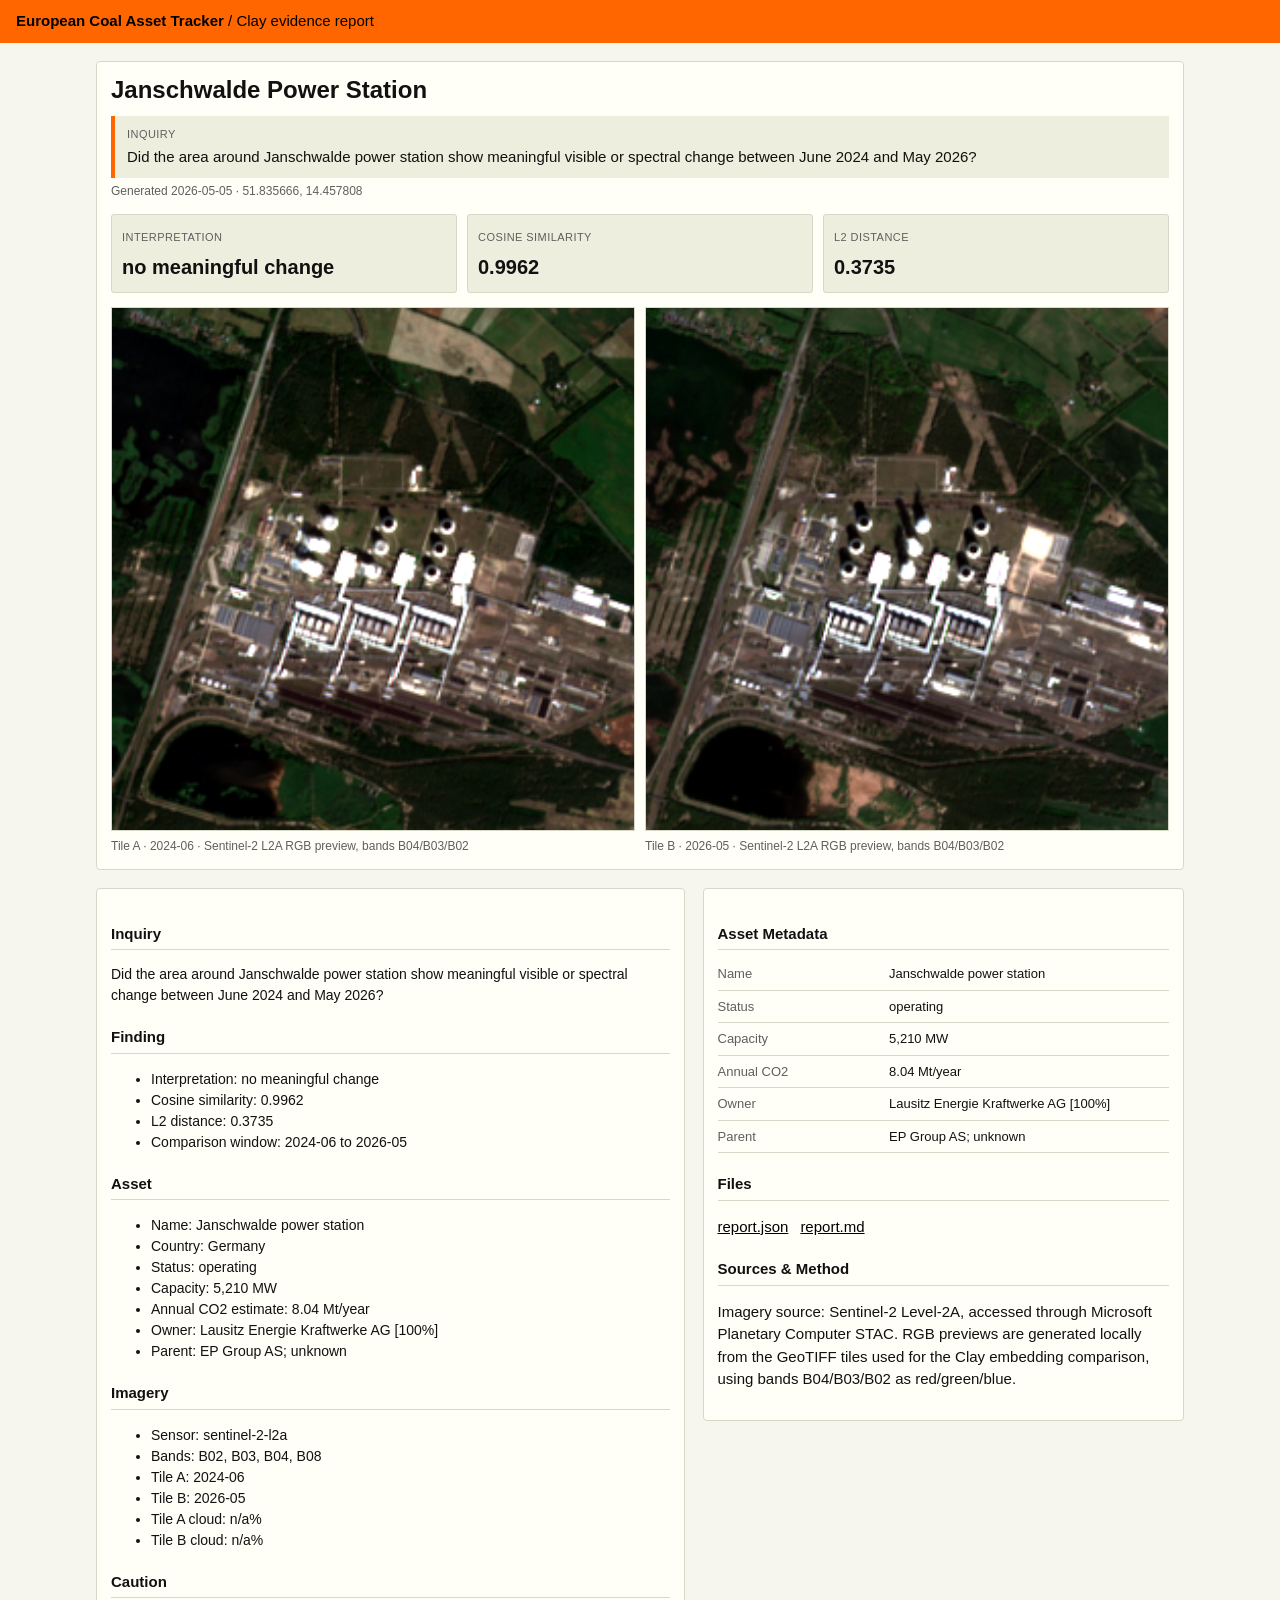
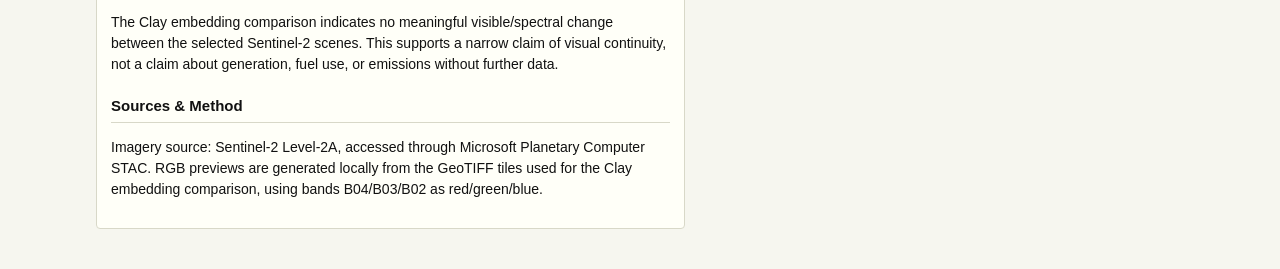
<file: reports/janschwalde/index.html>
<!doctype html>
<html lang="en">
<head>
<meta charset="utf-8">
<meta name="viewport" content="width=device-width,initial-scale=1">
<title>Janschwalde Power Station · Clay Evidence</title>
<style>
:root {
  --bg:#f6f6ef; --ink:#111; --muted:#5f5f5f; --line:#d8d8c8;
  --accent:#ff6600; --paper:#fffff8; --soft:#eeeedf;
}
* { box-sizing:border-box; }
body { margin:0; background:var(--bg); color:var(--ink);
  font:15px/1.5 Verdana, Geneva, sans-serif; }
header { background:var(--accent); color:#000; padding:10px 16px; }
header a { color:#000; text-decoration:none; font-weight:bold; }
.wrap { max-width:1120px; margin:0 auto; padding:18px 16px 40px; }
.meta { color:var(--muted); font-size:12px; margin-top:4px; }
.inquiry { background:var(--soft); border-left:4px solid var(--accent); margin:12px 0 4px; padding:10px 12px; }
.inquiry span { display:block; color:var(--muted); font-size:11px; text-transform:uppercase; letter-spacing:.04em; margin-bottom:3px; }
.grid { display:grid; grid-template-columns:1.1fr 0.9fr; gap:18px; align-items:start; }
.panel { background:var(--paper); border:1px solid var(--line); border-radius:4px; padding:14px; }
.score { display:grid; grid-template-columns:repeat(3,1fr); gap:10px; margin:14px 0; }
.metric { background:var(--soft); border:1px solid var(--line); padding:10px; border-radius:3px; }
.metric b { display:block; font-size:20px; margin-top:4px; }
.label { color:var(--muted); font-size:11px; text-transform:uppercase; letter-spacing:.04em; }
.images { display:grid; grid-template-columns:1fr 1fr; gap:10px; }
figure { margin:0; }
img { width:100%; height:auto; display:block; border:1px solid var(--line); background:#ddd; }
figcaption { color:var(--muted); font-size:12px; margin-top:6px; }
h1 { font-size:24px; line-height:1.2; margin:0; }
h2 { font-size:15px; margin:20px 0 8px; border-bottom:1px solid var(--line); padding-bottom:4px; }
table { width:100%; border-collapse:collapse; font-size:13px; }
td { border-bottom:1px solid var(--line); padding:6px 0; vertical-align:top; }
td:first-child { color:var(--muted); width:38%; padding-right:12px; }
.note h1 { display:none; }
.note p, .note li { font-size:14px; }
.links a { color:#000; text-decoration:underline; margin-right:12px; }
@media (max-width: 820px) {
  .grid, .images, .score { grid-template-columns:1fr; }
  h1 { font-size:20px; }
}
</style>
</head>
<body>
<header><a href="../../index.html">European Coal Asset Tracker</a> / Clay evidence report</header>
<main class="wrap">
  <section class="panel">
    <h1>Janschwalde Power Station</h1>
    <p class="inquiry"><span>Inquiry</span>Did the area around Janschwalde power station show meaningful visible or spectral change between June 2024 and May 2026?</p>
    <div class="meta">Generated 2026-05-05 · 51.835666, 14.457808</div>
    <div class="score" aria-label="Clay comparison metrics">
      <div class="metric"><span class="label">Interpretation</span><b>no meaningful change</b></div>
      <div class="metric"><span class="label">Cosine similarity</span><b>0.9962</b></div>
      <div class="metric"><span class="label">L2 distance</span><b>0.3735</b></div>
    </div>
    <div class="images">
      <figure><img src="tile_a_rgb.png" alt="RGB Sentinel-2 preview for first comparison date"><figcaption>Tile A · 2024-06 · Sentinel-2 L2A RGB preview, bands B04/B03/B02</figcaption></figure>
      <figure><img src="tile_b_rgb.png" alt="RGB Sentinel-2 preview for second comparison date"><figcaption>Tile B · 2026-05 · Sentinel-2 L2A RGB preview, bands B04/B03/B02</figcaption></figure>
    </div>
  </section>
  <div class="grid" style="margin-top:18px">
    <section class="panel note"><h1>Janschwalde Power Station: Clay Evidence Note</h1>
<h2>Inquiry</h2>
<p>Did the area around Janschwalde power station show meaningful visible or spectral change between June 2024 and May 2026?</p>
<h2>Finding</h2>
<ul>
<li>Interpretation: no meaningful change</li>
<li>Cosine similarity: 0.9962</li>
<li>L2 distance: 0.3735</li>
<li>Comparison window: 2024-06 to 2026-05</li>
</ul>
<h2>Asset</h2>
<ul>
<li>Name: Janschwalde power station</li>
<li>Country: Germany</li>
<li>Status: operating</li>
<li>Capacity: 5,210 MW</li>
<li>Annual CO2 estimate: 8.04 Mt/year</li>
<li>Owner: Lausitz Energie Kraftwerke AG [100%]</li>
<li>Parent: EP Group AS; unknown</li>
</ul>
<h2>Imagery</h2>
<ul>
<li>Sensor: sentinel-2-l2a</li>
<li>Bands: B02, B03, B04, B08</li>
<li>Tile A: 2024-06</li>
<li>Tile B: 2026-05</li>
<li>Tile A cloud: n/a%</li>
<li>Tile B cloud: n/a%</li>
</ul>
<h2>Caution</h2>
<p>The Clay embedding comparison indicates no meaningful visible/spectral change between the selected Sentinel-2 scenes. This supports a narrow claim of visual continuity, not a claim about generation, fuel use, or emissions without further data.</p>
<h2>Sources &amp; Method</h2>
<p>Imagery source: Sentinel-2 Level-2A, accessed through Microsoft Planetary Computer STAC. RGB previews are generated locally from the GeoTIFF tiles used for the Clay embedding comparison, using bands B04/B03/B02 as red/green/blue.</p></section>
    <aside class="panel">
      <h2>Asset Metadata</h2>
      <table>
        <tr><td>Name</td><td>Janschwalde power station</td></tr>
        <tr><td>Status</td><td>operating</td></tr>
        <tr><td>Capacity</td><td>5,210 MW</td></tr>
        <tr><td>Annual CO2</td><td>8.04 Mt/year</td></tr>
        <tr><td>Owner</td><td>Lausitz Energie Kraftwerke AG [100%]</td></tr>
        <tr><td>Parent</td><td>EP Group AS; unknown</td></tr>
      </table>
      <h2>Files</h2>
      <p class="links"><a href="report.json">report.json</a><a href="report.md">report.md</a></p>
      <h2>Sources & Method</h2>
      <p>Imagery source: Sentinel-2 Level-2A, accessed through Microsoft Planetary Computer STAC. RGB previews are generated locally from the GeoTIFF tiles used for the Clay embedding comparison, using bands B04/B03/B02 as red/green/blue.</p>
    </aside>
  </div>
</main>
</body>
</html>
</file>
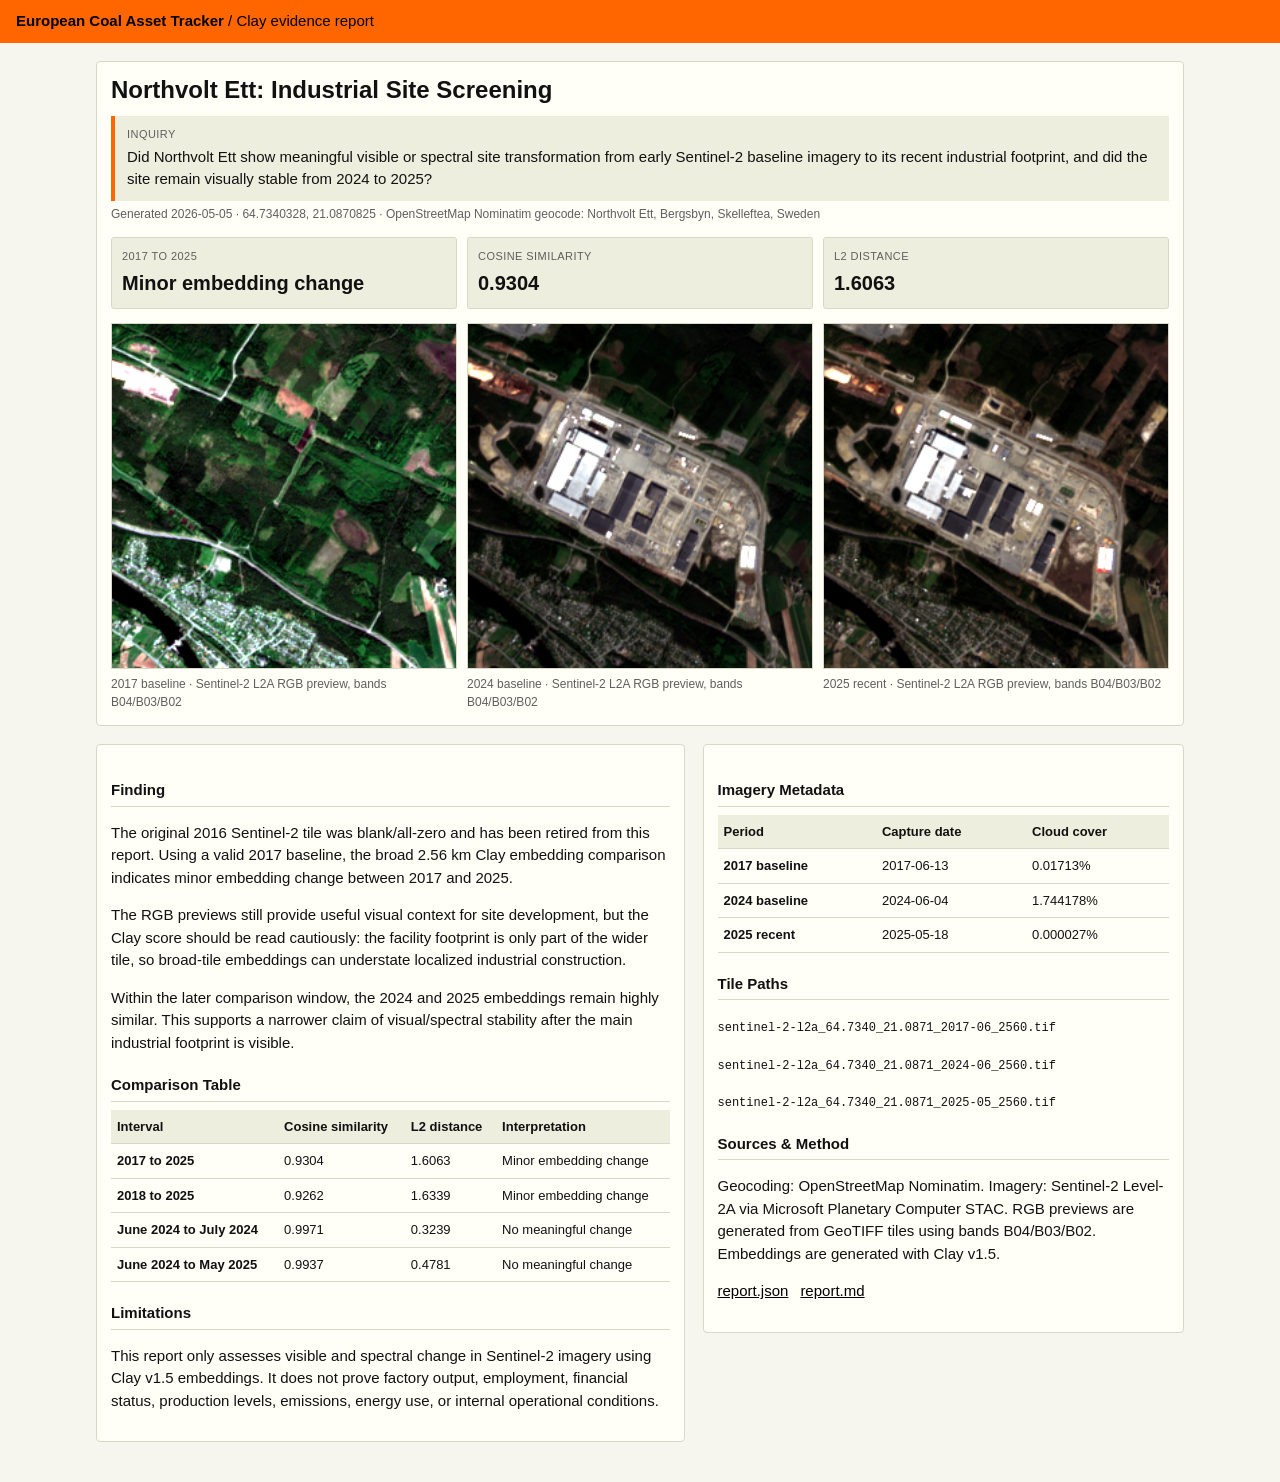
<file: reports/northvolt-ett/index.html>
<!doctype html>
<html lang="en">
<head>
<meta charset="utf-8">
<meta name="viewport" content="width=device-width,initial-scale=1">
<title>Northvolt Ett · Clay Evidence</title>
<style>
:root{--bg:#f6f6ef;--ink:#111;--muted:#5f5f5f;--line:#d8d8c8;--accent:#ff6600;--paper:#fffff8;--soft:#eeeedf}
*{box-sizing:border-box}
body{margin:0;background:var(--bg);color:var(--ink);font:15px/1.5 Verdana,Geneva,sans-serif}
header{background:var(--accent);color:#000;padding:10px 16px}
header a{color:#000;text-decoration:none;font-weight:bold}
.wrap{max-width:1120px;margin:0 auto;padding:18px 16px 40px}
.panel{background:var(--paper);border:1px solid var(--line);border-radius:4px;padding:14px}
.meta{color:var(--muted);font-size:12px;margin-top:4px}
.inquiry{background:var(--soft);border-left:4px solid var(--accent);margin:12px 0 4px;padding:10px 12px}
.inquiry span,.label{display:block;color:var(--muted);font-size:11px;text-transform:uppercase;letter-spacing:.04em;margin-bottom:3px}
.score{display:grid;grid-template-columns:repeat(3,1fr);gap:10px;margin:14px 0}
.metric{background:var(--soft);border:1px solid var(--line);padding:10px;border-radius:3px}
.metric b{display:block;font-size:20px;margin-top:4px}
.images{display:grid;grid-template-columns:repeat(3,1fr);gap:10px}
figure{margin:0}
img{width:100%;height:auto;display:block;border:1px solid var(--line);background:#ddd}
figcaption{color:var(--muted);font-size:12px;margin-top:6px}
.grid{display:grid;grid-template-columns:1.1fr .9fr;gap:18px;align-items:start;margin-top:18px}
h1{font-size:24px;line-height:1.2;margin:0}
h2{font-size:15px;margin:20px 0 8px;border-bottom:1px solid var(--line);padding-bottom:4px}
table{width:100%;border-collapse:collapse;font-size:13px}
td,th{border-bottom:1px solid var(--line);padding:7px 6px;text-align:left;vertical-align:top}
th{background:var(--soft)}
td:first-child{font-weight:bold}
code{font-size:12px;word-break:break-all}
.links a{color:#000;text-decoration:underline;margin-right:12px}
@media(max-width:820px){.grid,.images,.score{grid-template-columns:1fr}h1{font-size:20px}}
</style>
</head>
<body>
<header><a href="../../index.html">European Coal Asset Tracker</a> / Clay evidence report</header>
<main class="wrap">
  <section class="panel">
    <h1>Northvolt Ett: Industrial Site Screening</h1>
    <p class="inquiry"><span>Inquiry</span>Did Northvolt Ett show meaningful visible or spectral site transformation from early Sentinel-2 baseline imagery to its recent industrial footprint, and did the site remain visually stable from 2024 to 2025?</p>
    <div class="meta">Generated 2026-05-05 · 64.7340328, 21.0870825 · OpenStreetMap Nominatim geocode: Northvolt Ett, Bergsbyn, Skelleftea, Sweden</div>
    <div class="score" aria-label="Clay comparison metrics">
      <div class="metric"><span class="label">2017 to 2025</span><b>Minor embedding change</b></div>
      <div class="metric"><span class="label">Cosine similarity</span><b>0.9304</b></div>
      <div class="metric"><span class="label">L2 distance</span><b>1.6063</b></div>
    </div>
    <div class="images">
      <figure><img src="northvolt-ett-2017-preview.png" alt="RGB Sentinel-2 preview for Northvolt Ett in 2017"><figcaption>2017 baseline · Sentinel-2 L2A RGB preview, bands B04/B03/B02</figcaption></figure>
      <figure><img src="northvolt-ett-2024-preview.png" alt="RGB Sentinel-2 preview for Northvolt Ett in 2024"><figcaption>2024 baseline · Sentinel-2 L2A RGB preview, bands B04/B03/B02</figcaption></figure>
      <figure><img src="northvolt-ett-2025-preview.png" alt="RGB Sentinel-2 preview for Northvolt Ett in 2025"><figcaption>2025 recent · Sentinel-2 L2A RGB preview, bands B04/B03/B02</figcaption></figure>
    </div>
  </section>

  <div class="grid">
    <section class="panel">
      <h2>Finding</h2>
      <p>The original 2016 Sentinel-2 tile was blank/all-zero and has been retired from this report. Using a valid 2017 baseline, the broad 2.56 km Clay embedding comparison indicates minor embedding change between 2017 and 2025.</p>
      <p>The RGB previews still provide useful visual context for site development, but the Clay score should be read cautiously: the facility footprint is only part of the wider tile, so broad-tile embeddings can understate localized industrial construction.</p>
      <p>Within the later comparison window, the 2024 and 2025 embeddings remain highly similar. This supports a narrower claim of visual/spectral stability after the main industrial footprint is visible.</p>

      <h2>Comparison Table</h2>
      <table>
        <tr><th>Interval</th><th>Cosine similarity</th><th>L2 distance</th><th>Interpretation</th></tr>
        <tr><td>2017 to 2025</td><td>0.9304</td><td>1.6063</td><td>Minor embedding change</td></tr>
        <tr><td>2018 to 2025</td><td>0.9262</td><td>1.6339</td><td>Minor embedding change</td></tr>
        <tr><td>June 2024 to July 2024</td><td>0.9971</td><td>0.3239</td><td>No meaningful change</td></tr>
        <tr><td>June 2024 to May 2025</td><td>0.9937</td><td>0.4781</td><td>No meaningful change</td></tr>
      </table>

      <h2>Limitations</h2>
      <p>This report only assesses visible and spectral change in Sentinel-2 imagery using Clay v1.5 embeddings. It does not prove factory output, employment, financial status, production levels, emissions, energy use, or internal operational conditions.</p>
    </section>

    <aside class="panel">
      <h2>Imagery Metadata</h2>
      <table>
        <tr><th>Period</th><th>Capture date</th><th>Cloud cover</th></tr>
        <tr><td>2017 baseline</td><td>2017-06-13</td><td>0.01713%</td></tr>
        <tr><td>2024 baseline</td><td>2024-06-04</td><td>1.744178%</td></tr>
        <tr><td>2025 recent</td><td>2025-05-18</td><td>0.000027%</td></tr>
      </table>

      <h2>Tile Paths</h2>
      <p><code>sentinel-2-l2a_64.7340_21.0871_2017-06_2560.tif</code></p>
      <p><code>sentinel-2-l2a_64.7340_21.0871_2024-06_2560.tif</code></p>
      <p><code>sentinel-2-l2a_64.7340_21.0871_2025-05_2560.tif</code></p>

      <h2>Sources & Method</h2>
      <p>Geocoding: OpenStreetMap Nominatim. Imagery: Sentinel-2 Level-2A via Microsoft Planetary Computer STAC. RGB previews are generated from GeoTIFF tiles using bands B04/B03/B02. Embeddings are generated with Clay v1.5.</p>
      <p class="links"><a href="report.json">report.json</a><a href="report.md">report.md</a></p>
    </aside>
  </div>
</main>
</body>
</html>
</file>
